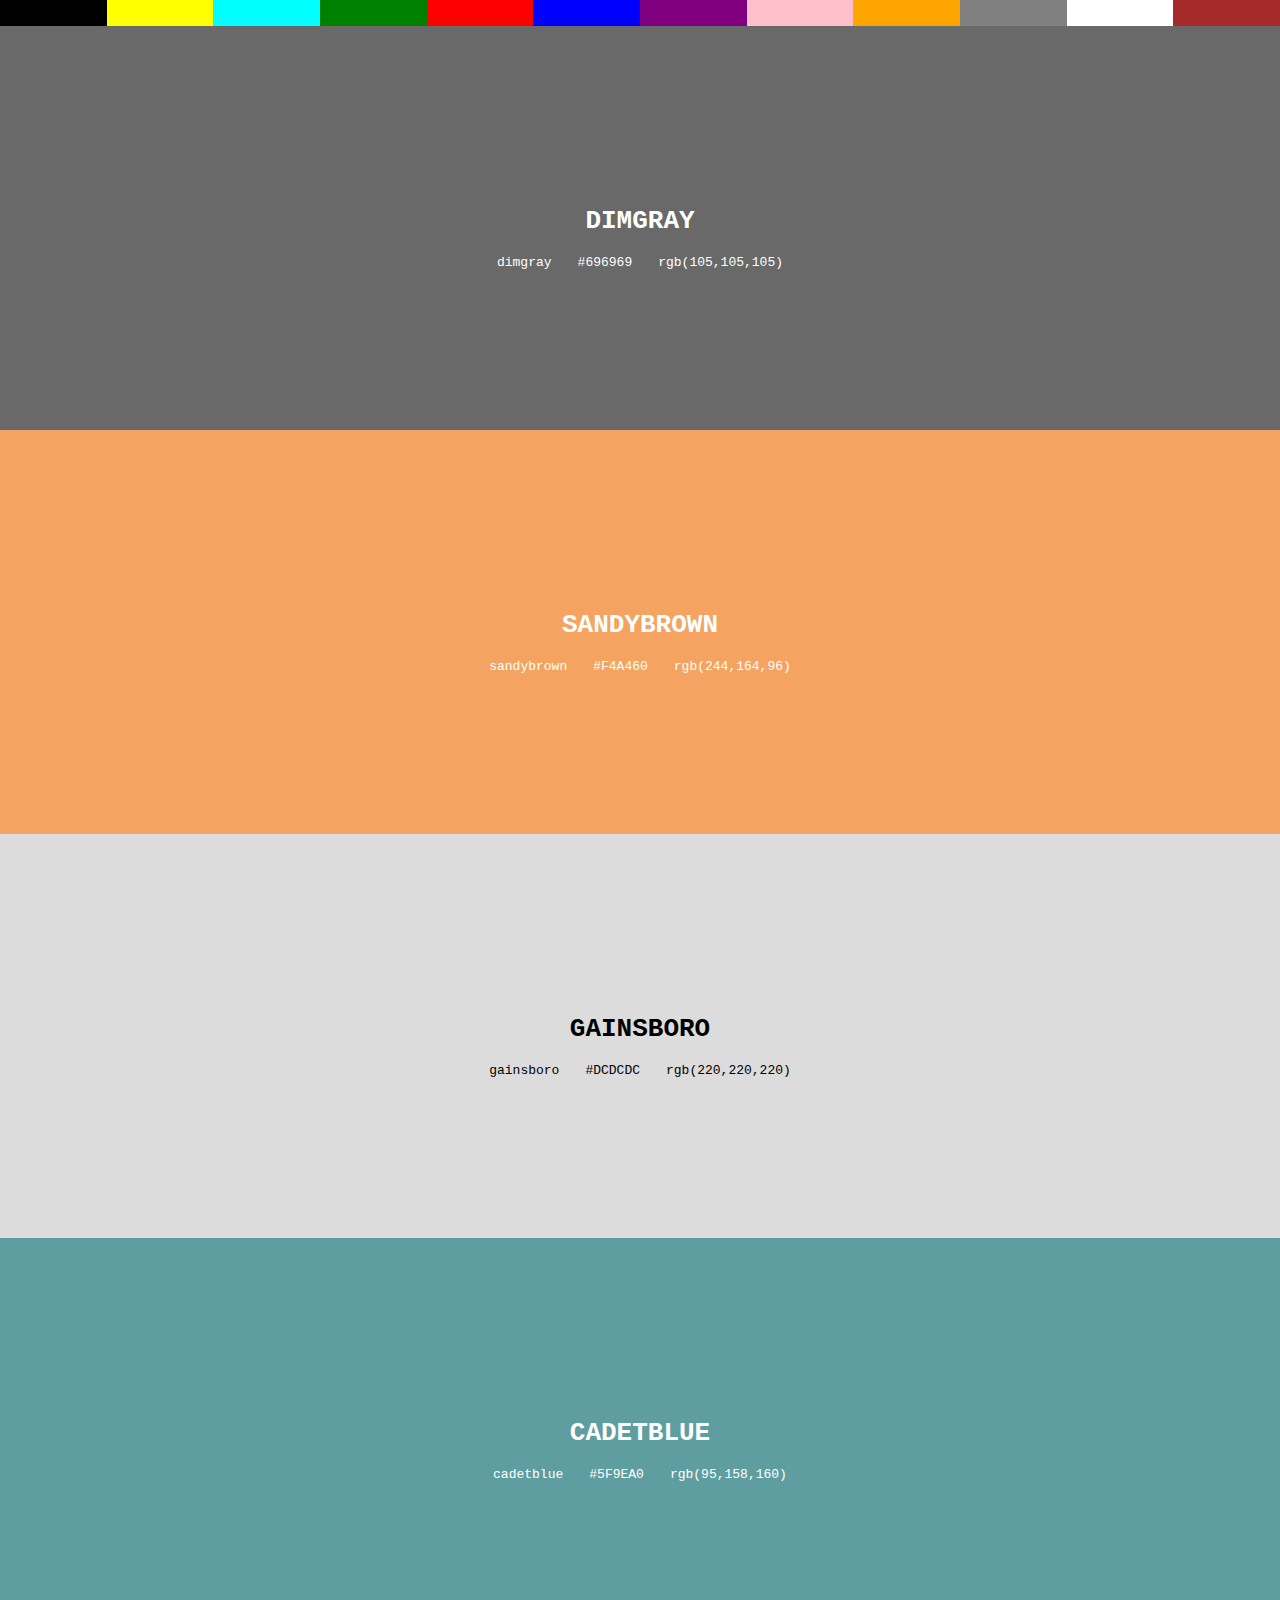
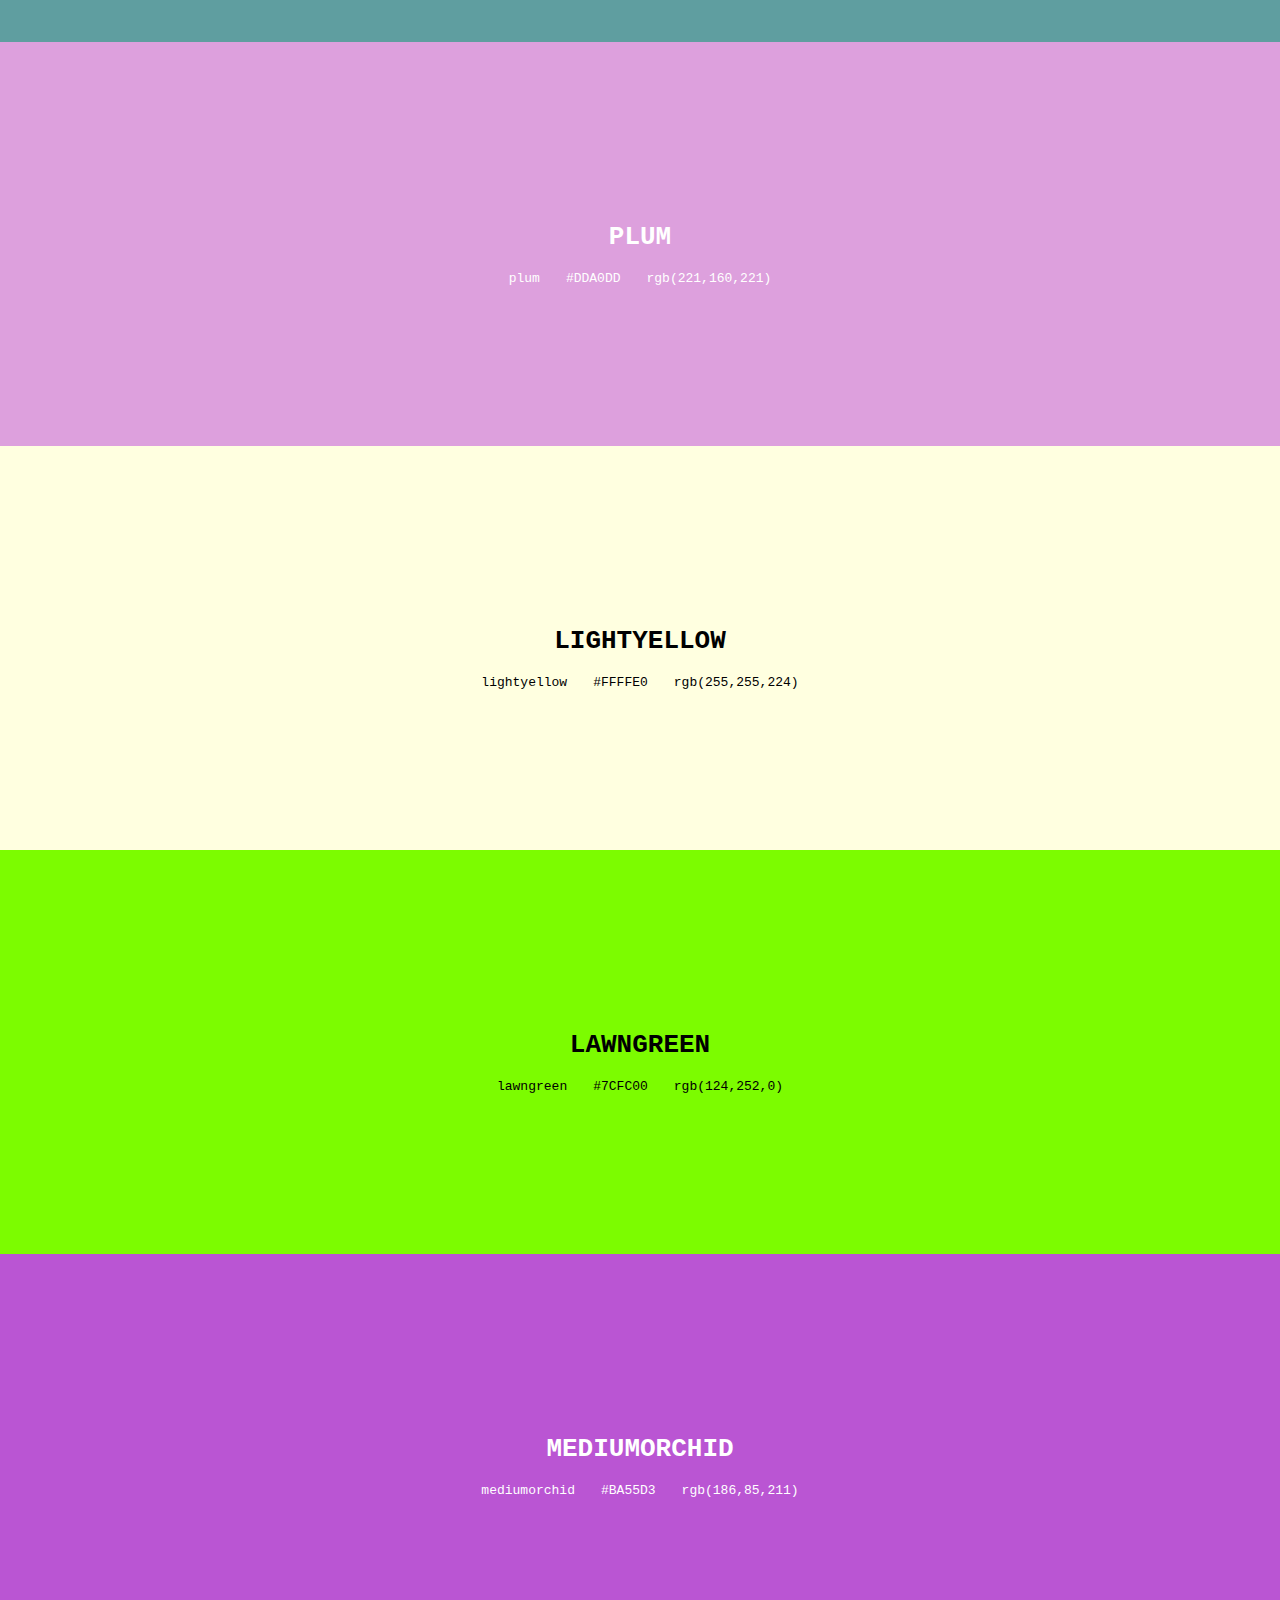
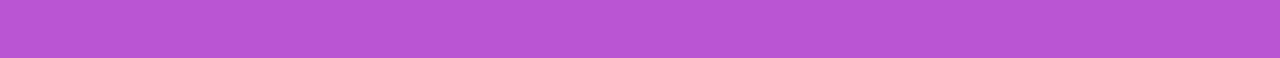
<file: index.html>
<html lang="en">
<head>
    <meta charset="UTF-8">
    <meta http-equiv="X-UA-Compatible" content="IE=edge">
    <meta name="viewport" content="width=device-width, initial-scale=1.0">
    <title>CSS Colours</title>
    <link rel="stylesheet" href="color style.css">
</head>

<body>
    <nav class="ada">
        <ul>
            <li><a href="index.html" title="black"></a></li>
            <li><a href="yellow.html"></a></li>
            <li><a href="cyan.html"></a></li>
            <li><a href="green.html"></a></li>
            <li><a href="red.html"></a></li>
            <li><a href="blue.html"></a></li>
            <li><a href="purple.html"></a></li>
            <li><a href="pink.html"></a></li>
            <li><a href="orange.html"></a></li>
            <li><a href="gray.html"></a></li>
            <li><a href="white.html"></a></li>
            <li><a href="brown.html"></a></li>
        </ul>
    </nav>
    <main>
<ul>
    <li class="mum  white">
        <h1>DIMGRAY</h1>
        <ul>
            <li>dimgray</li>
            <li>#696969</li>
            <li>rgb(105,105,105)</li>
        </ul>
    </li>
    <li class="mum white">
        <h1>SANDYBROWN</h1>
        <ul>
            <li>sandybrown</li>
            <li>#F4A460</li>
            <li>rgb(244,164,96)</li>
        </ul>
    </li>
    <li class="mum black">
        <h1>GAINSBORO</h1>
        <ul>
            <li>gainsboro</li>
            <li>#DCDCDC</li>
            <li>rgb(220,220,220)</li>
        </ul>
    </li>
    <li class="mum white">
        <h1>CADETBLUE</h1>
        <ul>
            <li>cadetblue</li>
            <li>#5F9EA0</li>
            <li>rgb(95,158,160)</li>
        </ul>
    </li>
    <li class="mum white">
        <h1>PLUM</h1>
        <ul>
            <li>plum</li>
            <li>#DDA0DD</li>
            <li>rgb(221,160,221)</li>
        </ul>
    </li>
    <li class="mum black">
        <h1>LIGHTYELLOW</h1>
        <ul>
            <li>lightyellow</li>
            <li>#FFFFE0</li>
            <li>rgb(255,255,224)</li>
        </ul>
    </li>
    <li class="mum black">
        <h1>LAWNGREEN</h1>
        <ul>
            <li>lawngreen</li>
            <li>#7CFC00</li>
            <li>rgb(124,252,0)</li>
        </ul>
    </li>
    <li class="mum white">
        <h1>MEDIUMORCHID</h1>
        <ul>
            <li>mediumorchid</li>
            <li>#BA55D3</li>
            <li>rgb(186,85,211)</li>
        </ul>
    </li>
</ul>
    </main>
</body>
</html>
</file>
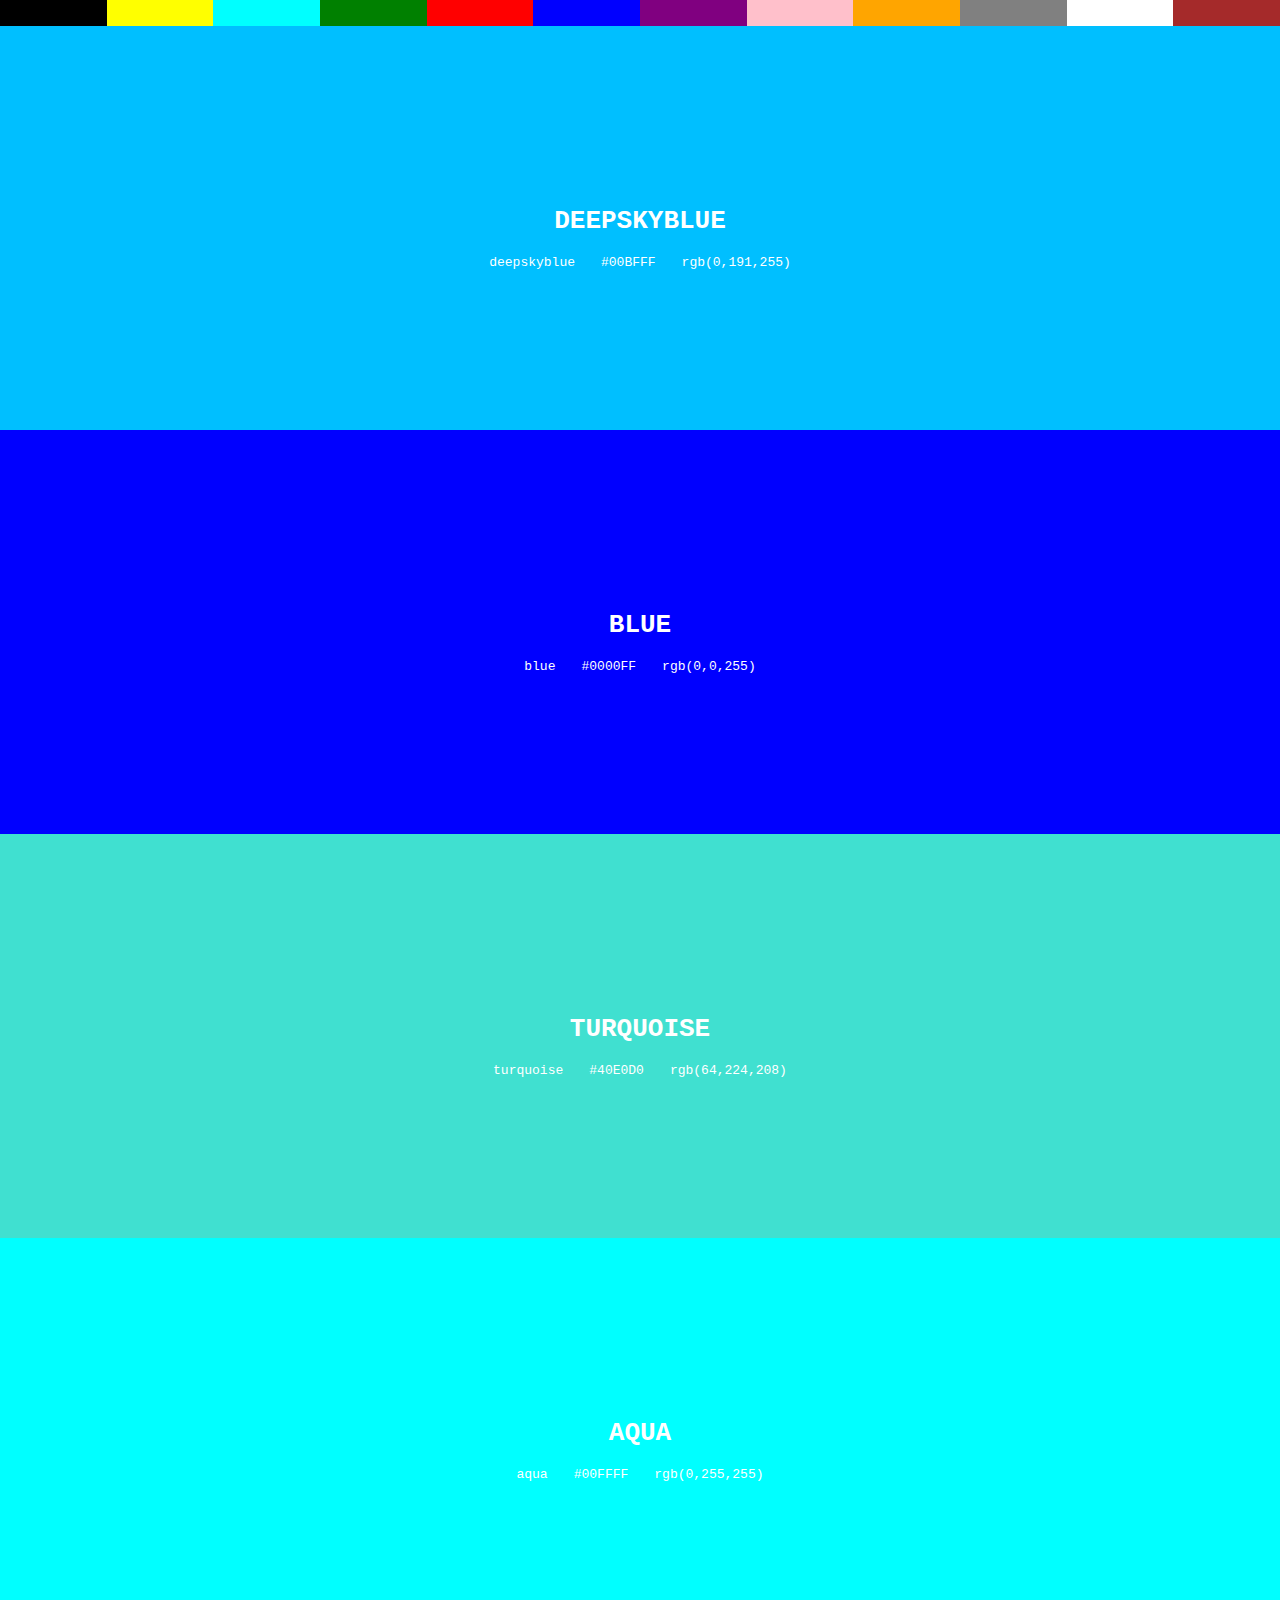
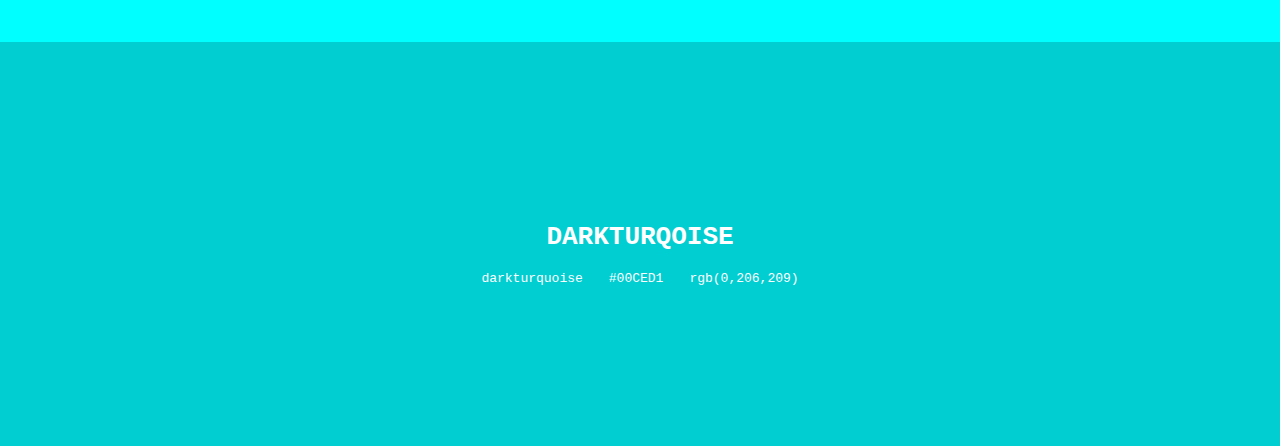
<file: blue.html>
<html lang="en">
<head>
    <meta charset="UTF-8">
    <meta http-equiv="X-UA-Compatible" content="IE=edge">
    <meta name="viewport" content="width=device-width, initial-scale=1.0">
    <title>CSS Colours</title>
    <link rel="stylesheet" href="color style.css">
</head>

<body>
    <nav class="ada">
        <ul>
            <li><a href="index.html" title="black"></a></li>
            <li><a href="yellow.html"></a></li>
            <li><a href="cyan.html"></a></li>
            <li><a href="green.html"></a></li>
            <li><a href="red.html"></a></li>
            <li><a href="blue.html"></a></li>
            <li><a href="purple.html"></a></li>
            <li><a href="pink.html"></a></li>
            <li><a href="orange.html"></a></li>
            <li><a href="gray.html"></a></li>
            <li><a href="white.html"></a></li>
            <li><a href="brown.html"></a></li>
        </ul>
    </nav>
    <main>
<ul>
    <li class="mum5  white">
        <h1>DEEPSKYBLUE</h1>
        <ul>
            <li>deepskyblue</li>
            <li>#00BFFF</li>
            <li>rgb(0,191,255)</li>
        </ul>
    </li>
    <li class="mum5  white">
        <h1>BLUE</h1>
        <ul>
            <li>blue</li>
            <li>#0000FF</li>
            <li>rgb(0,0,255)</li>
        </ul>
    </li>
    <li class="mum5  white">
        <h1>TURQUOISE</h1>
        <ul>
            <li>turquoise</li>
            <li>#40E0D0</li>
            <li>rgb(64,224,208)</li>
        </ul>
    </li>
    <li class="mum5  white">
        <h1>AQUA</h1>
        <ul>
            <li>aqua</li>
            <li>#00FFFF</li>
            <li>rgb(0,255,255)</li>
        </ul>
    </li>
    <li class="mum5  white">
        <h1>DARKTURQOISE</h1>
        <ul>
            <li>darkturquoise</li>
            <li>#00CED1</li>
            <li>rgb(0,206,209)</li>
        </ul>
    </li>
    </ul>
</file>
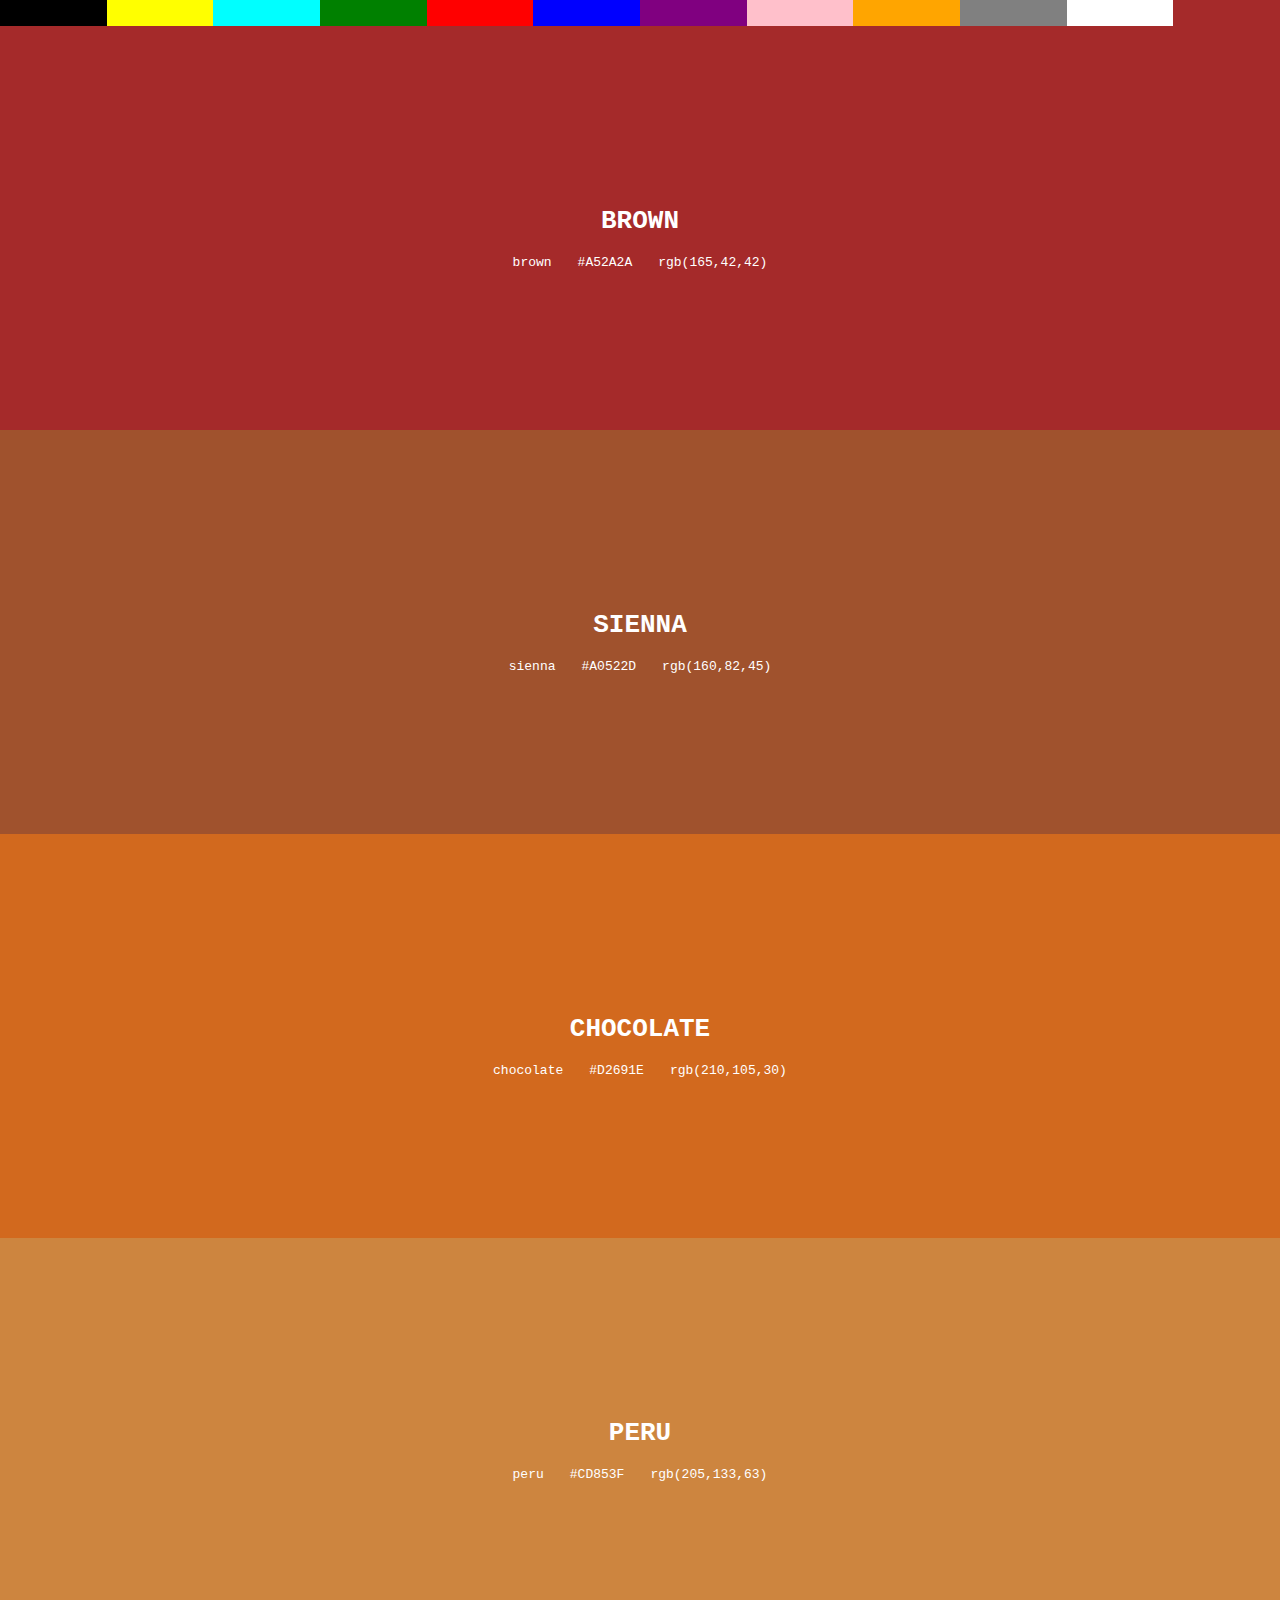
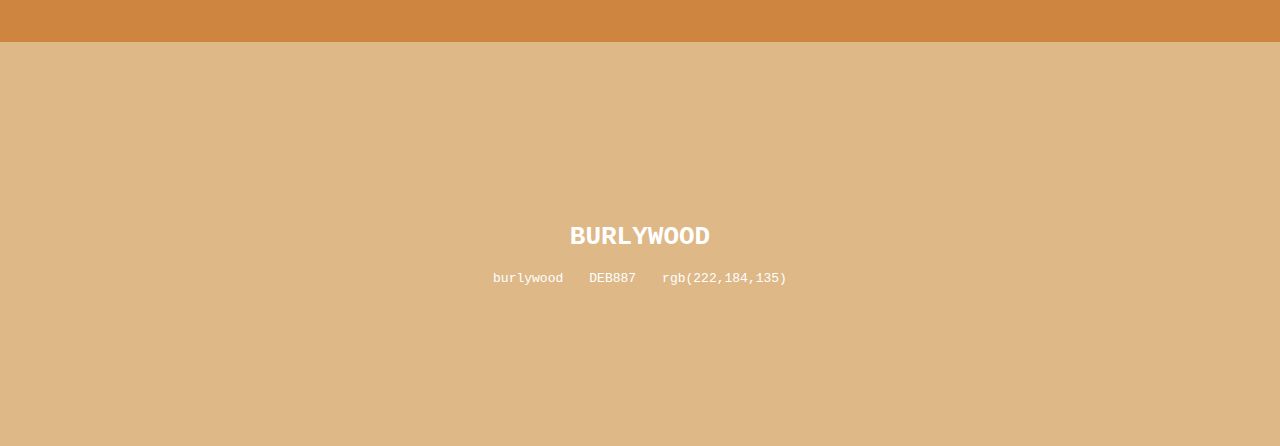
<file: brown.html>
<html lang="en">
<head>
    <meta charset="UTF-8">
    <meta http-equiv="X-UA-Compatible" content="IE=edge">
    <meta name="viewport" content="width=device-width, initial-scale=1.0">
    <title>CSS Colours</title>
    <link rel="stylesheet" href="color style.css">
</head>

<body>
    <nav class="ada">
        <ul>
            <li><a href="index.html" title="black"></a></li>
            <li><a href="yellow.html"></a></li>
            <li><a href="cyan.html"></a></li>
            <li><a href="green.html"></a></li>
            <li><a href="red.html"></a></li>
            <li><a href="blue.html"></a></li>
            <li><a href="purple.html"></a></li>
            <li><a href="pink.html"></a></li>
            <li><a href="orange.html"></a></li>
            <li><a href="gray.html"></a></li>
            <li><a href="white.html"></a></li>
            <li><a href="brown.html"></a></li>
        </ul>
    </nav>
    <main>
<ul>
    <li class="mum11  white">
        <h1>BROWN</h1>
        <ul>
            <li>brown</li>
            <li>#A52A2A</li>
            <li>rgb(165,42,42)</li>
        </ul>
    </li>
    <li class="mum11  white">
        <h1>SIENNA</h1>
        <ul>
            <li>sienna</li>
            <li>#A0522D</li>
            <li>rgb(160,82,45)</li>
        </ul>
    </li>
    <li class="mum11  white">
        <h1>CHOCOLATE</h1>
        <ul>
            <li>chocolate</li>
            <li>#D2691E</li>
            <li>rgb(210,105,30)</li>
        </ul>
    </li>
    <li class="mum11  white">
        <h1>PERU</h1>
        <ul>
            <li>peru</li>
            <li>#CD853F</li>
            <li>rgb(205,133,63)</li>
        </ul>
    </li>
    <li class="mum11  white">
        <h1>BURLYWOOD</h1>
        <ul>
            <li>burlywood</li>
            <li>DEB887</li>
            <li>rgb(222,184,135)</li>
        </ul>
    </li>
    </ul>
</file>
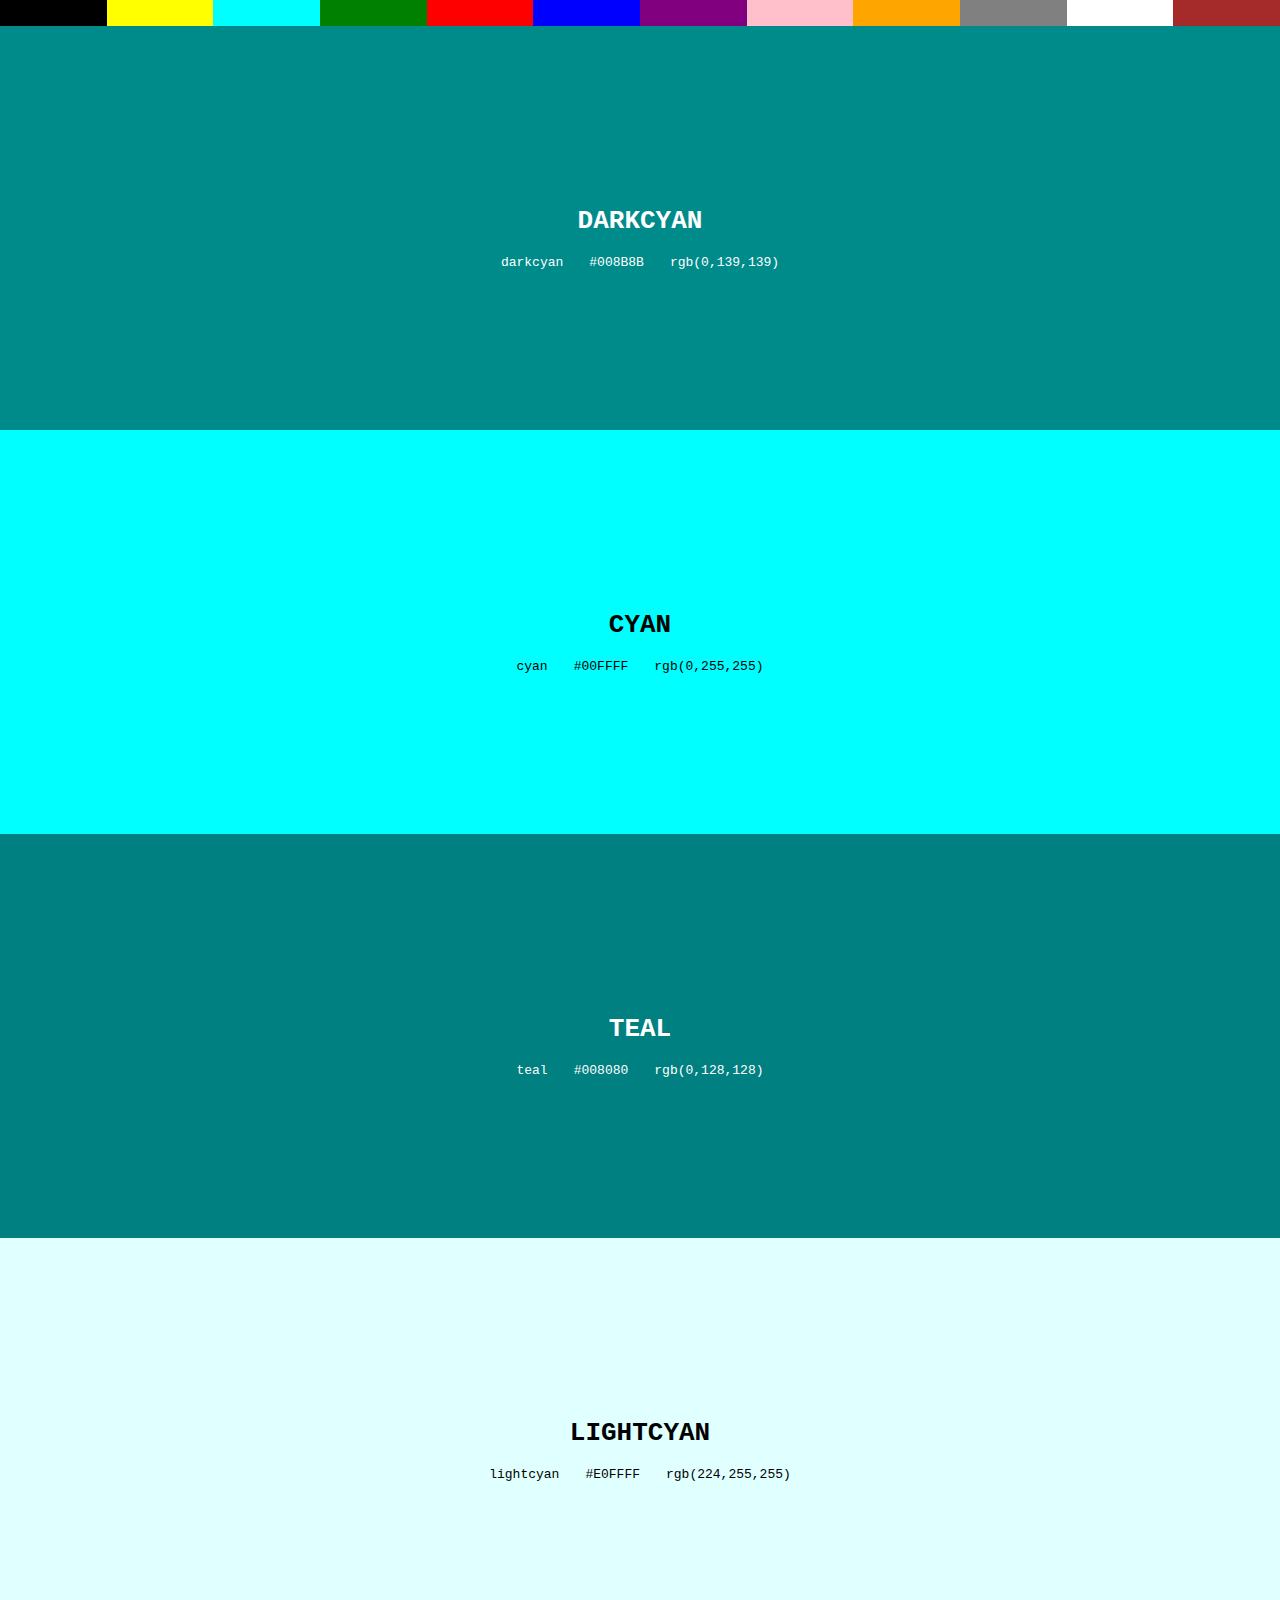
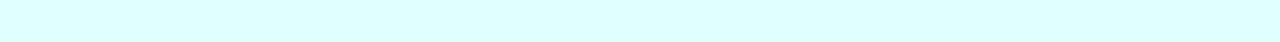
<file: cyan.html>
<html lang="en">
<head>
    <meta charset="UTF-8">
    <meta http-equiv="X-UA-Compatible" content="IE=edge">
    <meta name="viewport" content="width=device-width, initial-scale=1.0">
    <title>CSS Colours</title>
    <link rel="stylesheet" href="color style.css">
</head>

<body>
    <nav class="ada">
        <ul>
            <li><a href="index.html" title="black"></a></li>
            <li><a href="yellow.html"></a></li>
            <li><a href="cyan.html"></a></li>
            <li><a href="green.html"></a></li>
            <li><a href="red.html"></a></li>
            <li><a href="blue.html"></a></li>
            <li><a href="purple.html"></a></li>
            <li><a href="pink.html"></a></li>
            <li><a href="orange.html"></a></li>
            <li><a href="gray.html"></a></li>
            <li><a href="white.html"></a></li>
            <li><a href="brown.html"></a></li>
        </ul>
    </nav>
    <main>
<ul>
    <li class="mum2  white">
        <h1>DARKCYAN</h1>
        <ul>
            <li>darkcyan</li>
            <li>#008B8B</li>
            <li>rgb(0,139,139)</li>
        </ul>
    </li>
    <li class="mum2  black">
        <h1>CYAN</h1>
        <ul>
            <li>cyan</li>
            <li>#00FFFF</li>
            <li>rgb(0,255,255)</li>
        </ul>
    </li>
    <li class="mum2  white">
        <h1>TEAL</h1>
        <ul>
            <li>teal</li>
            <li>#008080</li>
            <li>rgb(0,128,128)</li>
        </ul>
    </li>
    <li class="mum2  black">
        <h1>LIGHTCYAN</h1>
        <ul>
            <li>lightcyan</li>
            <li>#E0FFFF</li>
            <li>rgb(224,255,255)</li>
        </ul>
    </li>
    </ul>
</file>
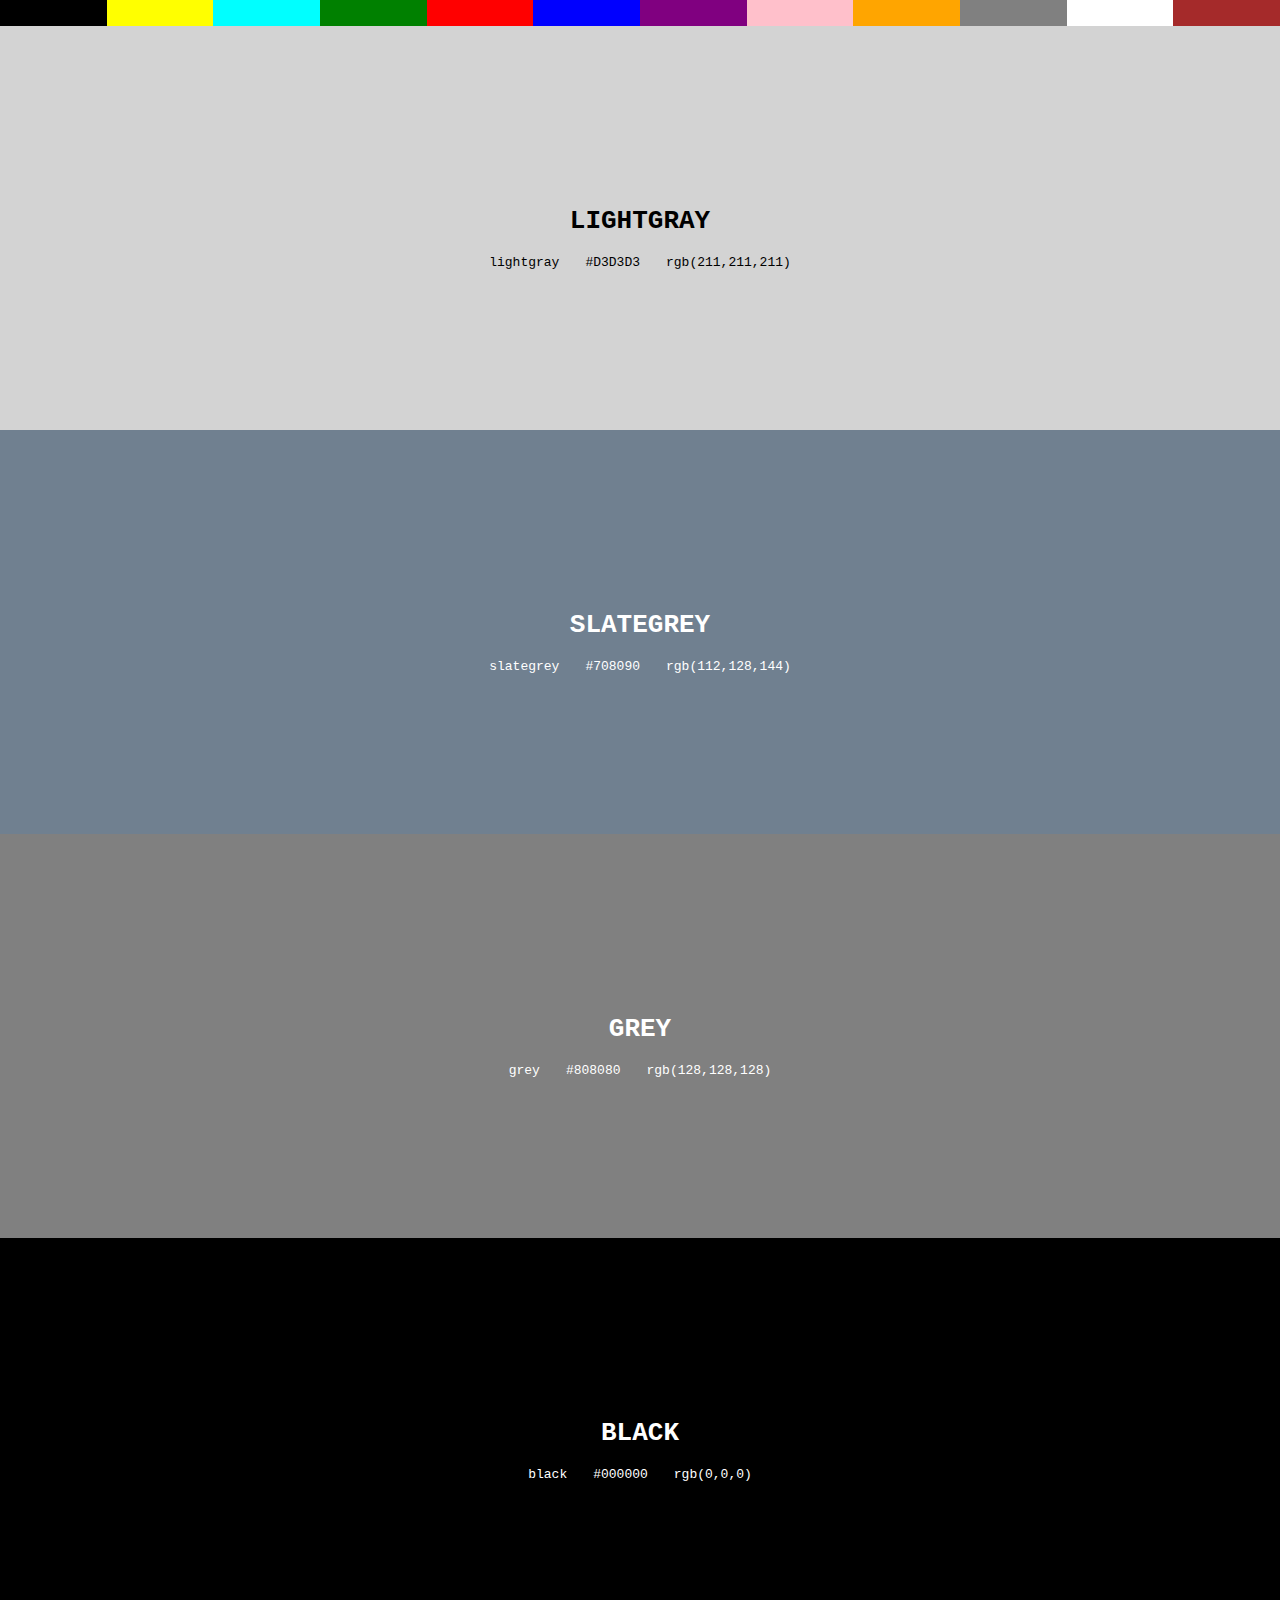
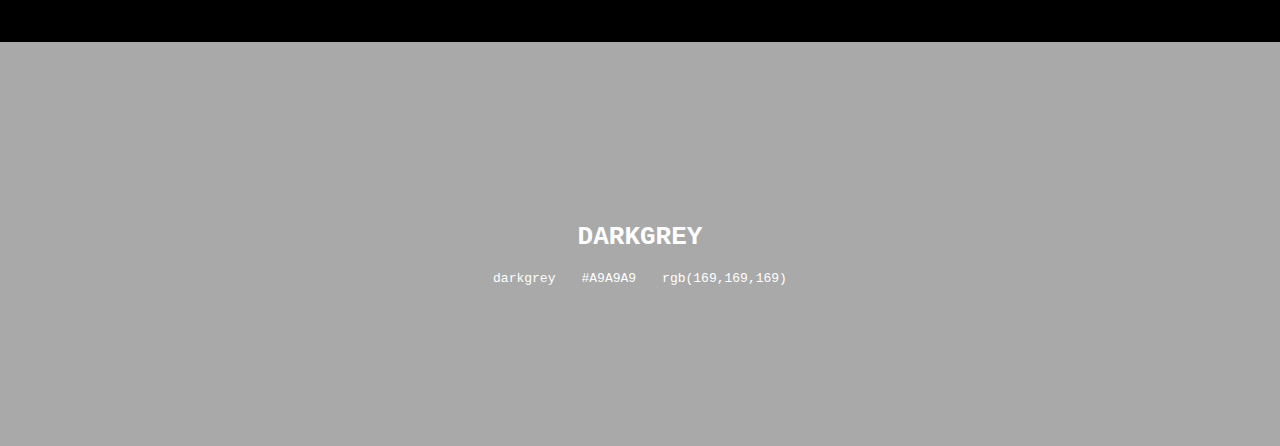
<file: gray.html>
<html lang="en">
<head>
    <meta charset="UTF-8">
    <meta http-equiv="X-UA-Compatible" content="IE=edge">
    <meta name="viewport" content="width=device-width, initial-scale=1.0">
    <title>CSS Colours</title>
    <link rel="stylesheet" href="color style.css">
</head>

<body>
    <nav class="ada">
        <ul>
            <li><a href="index.html" title="black"></a></li>
            <li><a href="yellow.html"></a></li>
            <li><a href="cyan.html"></a></li>
            <li><a href="green.html"></a></li>
            <li><a href="red.html"></a></li>
            <li><a href="blue.html"></a></li>
            <li><a href="purple.html"></a></li>
            <li><a href="pink.html"></a></li>
            <li><a href="orange.html"></a></li>
            <li><a href="gray.html"></a></li>
            <li><a href="white.html"></a></li>
            <li><a href="brown.html"></a></li>
        </ul>
    </nav>
    <main>
<ul>
    <li class="mum10  black">
        <h1>LIGHTGRAY</h1>
        <ul>
            <li>lightgray</li>
            <li>#D3D3D3</li>
            <li>rgb(211,211,211)</li>
        </ul>
    </li>
    <li class="mum10  white">
        <h1>SLATEGREY</h1>
        <ul>
            <li>slategrey</li>
            <li>#708090</li>
            <li>rgb(112,128,144)</li>
        </ul>
    </li>
    <li class="mum10  white">
        <h1>GREY</h1>
        <ul>
            <li>grey</li>
            <li>#808080</li>
            <li>rgb(128,128,128)</li>
        </ul>
    </li>
    <li class="mum10  white">
        <h1>BLACK</h1>
        <ul>
            <li>black</li>
            <li>#000000</li>
            <li>rgb(0,0,0)</li>
        </ul>
    </li>
    <li class="mum10  white">
        <h1>DARKGREY</h1>
        <ul>
            <li>darkgrey</li>
            <li>#A9A9A9</li>
            <li>rgb(169,169,169)</li>
        </ul>
    </li>
    </ul>
</file>
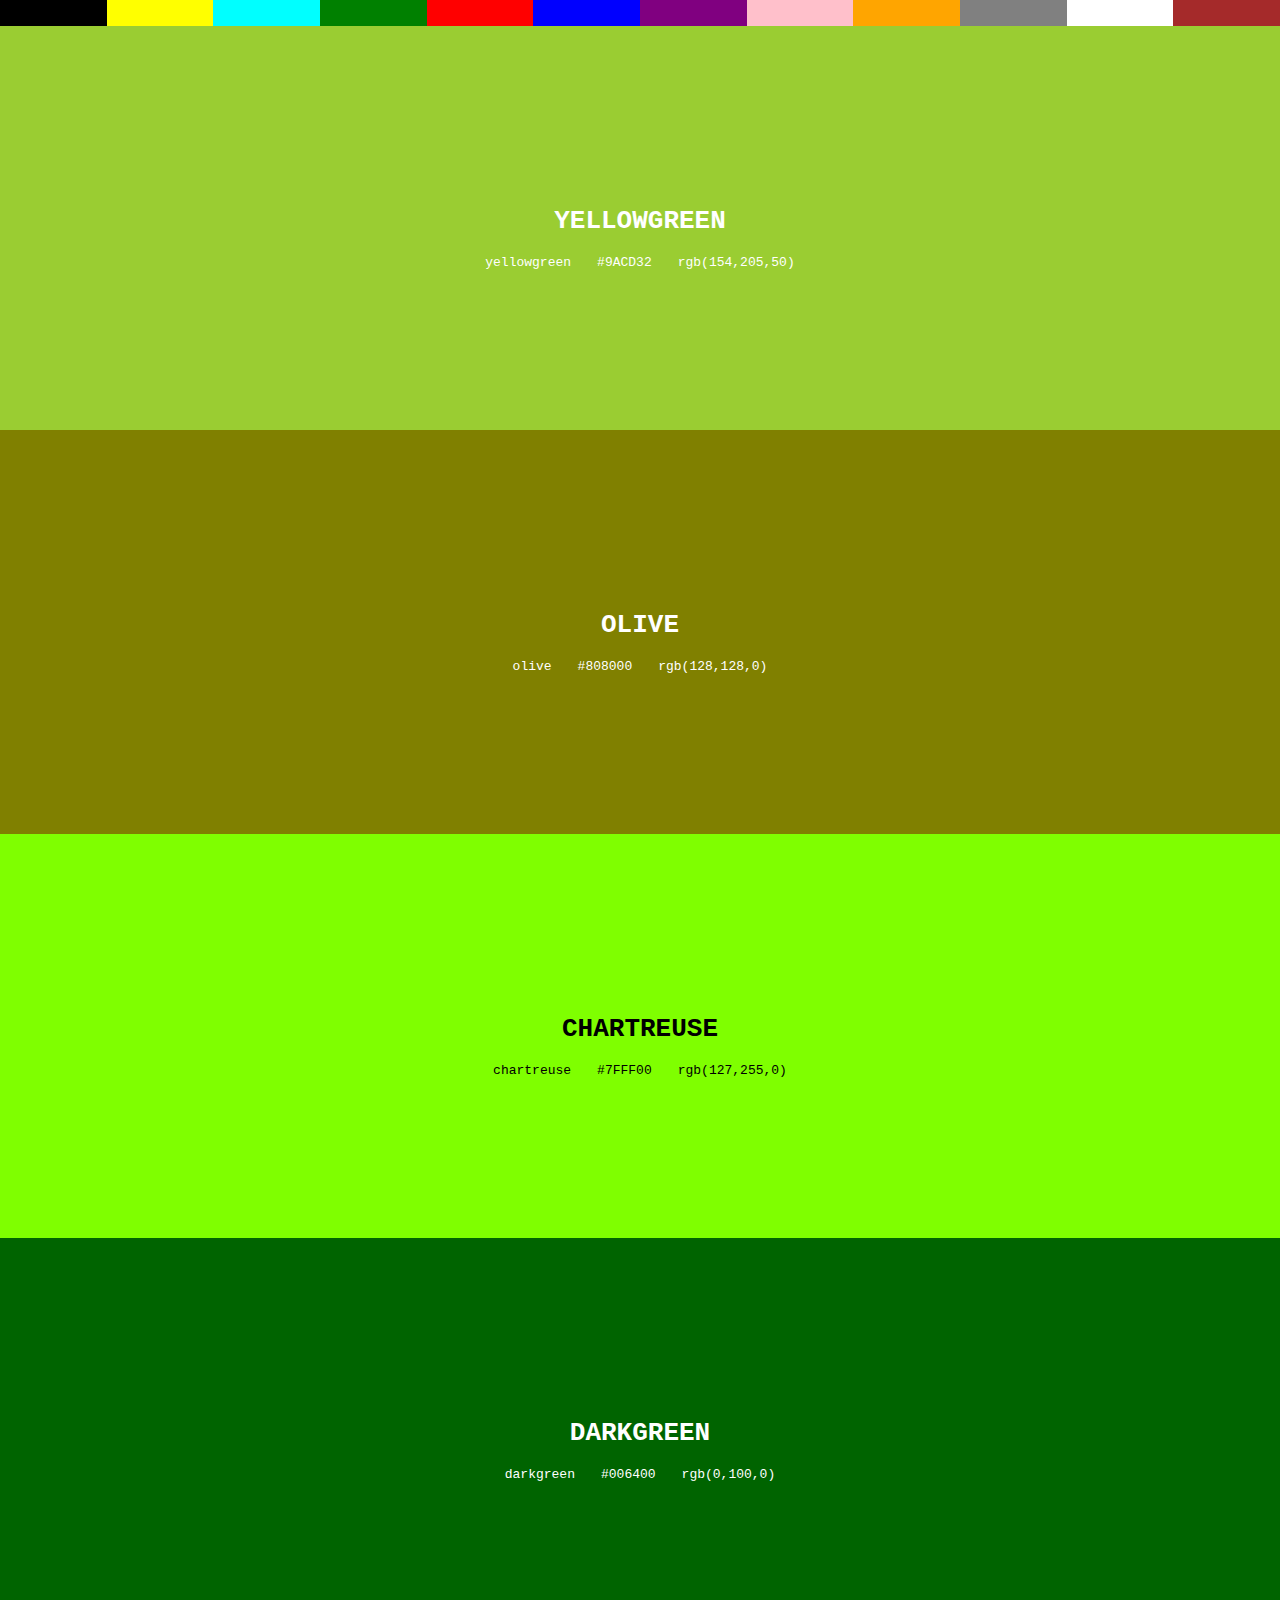
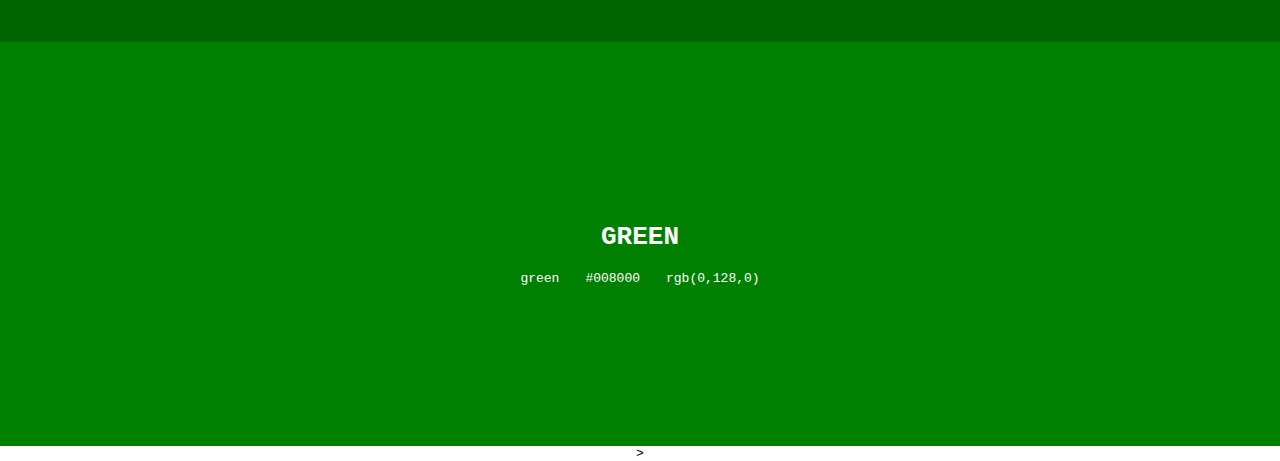
<file: green.html>
<html lang="en">
<head>
    <meta charset="UTF-8">
    <meta http-equiv="X-UA-Compatible" content="IE=edge">
    <meta name="viewport" content="width=device-width, initial-scale=1.0">
    <title>CSS Colours</title>
    <link rel="stylesheet" href="color style.css">
</head>

<body>
    <nav class="ada">
        <ul>
            <li><a href="index.html" title="black"></a></li>
            <li><a href="yellow.html"></a></li>
            <li><a href="cyan.html"></a></li>
            <li><a href="green.html"></a></li>
            <li><a href="red.html"></a></li>
            <li><a href="blue.html"></a></li>
            <li><a href="purple.html"></a></li>
            <li><a href="pink.html"></a></li>
            <li><a href="orange.html"></a></li>
            <li><a href="gray.html"></a></li>
            <li><a href="white.html"></a></li>
            <li><a href="brown.html"></a></li>
        </ul>
    </nav>
<main>
        <ul>
            <li class="mum3  white">
                <h1>YELLOWGREEN</h1>
                <ul>
                    <li>yellowgreen</li>
                    <li>#9ACD32</li>
                    <li>rgb(154,205,50)</li>
                </ul>
            </li>
            <li class="mum3  white">
                <h1>OLIVE</h1>
                <ul>
                    <li>olive</li>
                    <li>#808000</li>
                    <li>rgb(128,128,0)</li>
                </ul>
            </li>
            <li class="mum3  black">
                <h1>CHARTREUSE</h1>
                <ul>
                    <li>chartreuse</li>
                    <li>#7FFF00</li>
                    <li>rgb(127,255,0)</li>
                </ul>
            </li>
            <li class="mum3  white">
                <h1>DARKGREEN</h1>
                <ul>
                    <li>darkgreen</li>
                    <li>#006400</li>
                    <li>rgb(0,100,0)</li>
                </ul>
            </li>
            <li class="mum3  white">
                <h1>GREEN</h1>
                <ul>
                    <li>green</li>
                    <li>#008000</li>
                    <li>rgb(0,128,0)</li>
                </ul>
            </li>        >
            </ul>
</file>
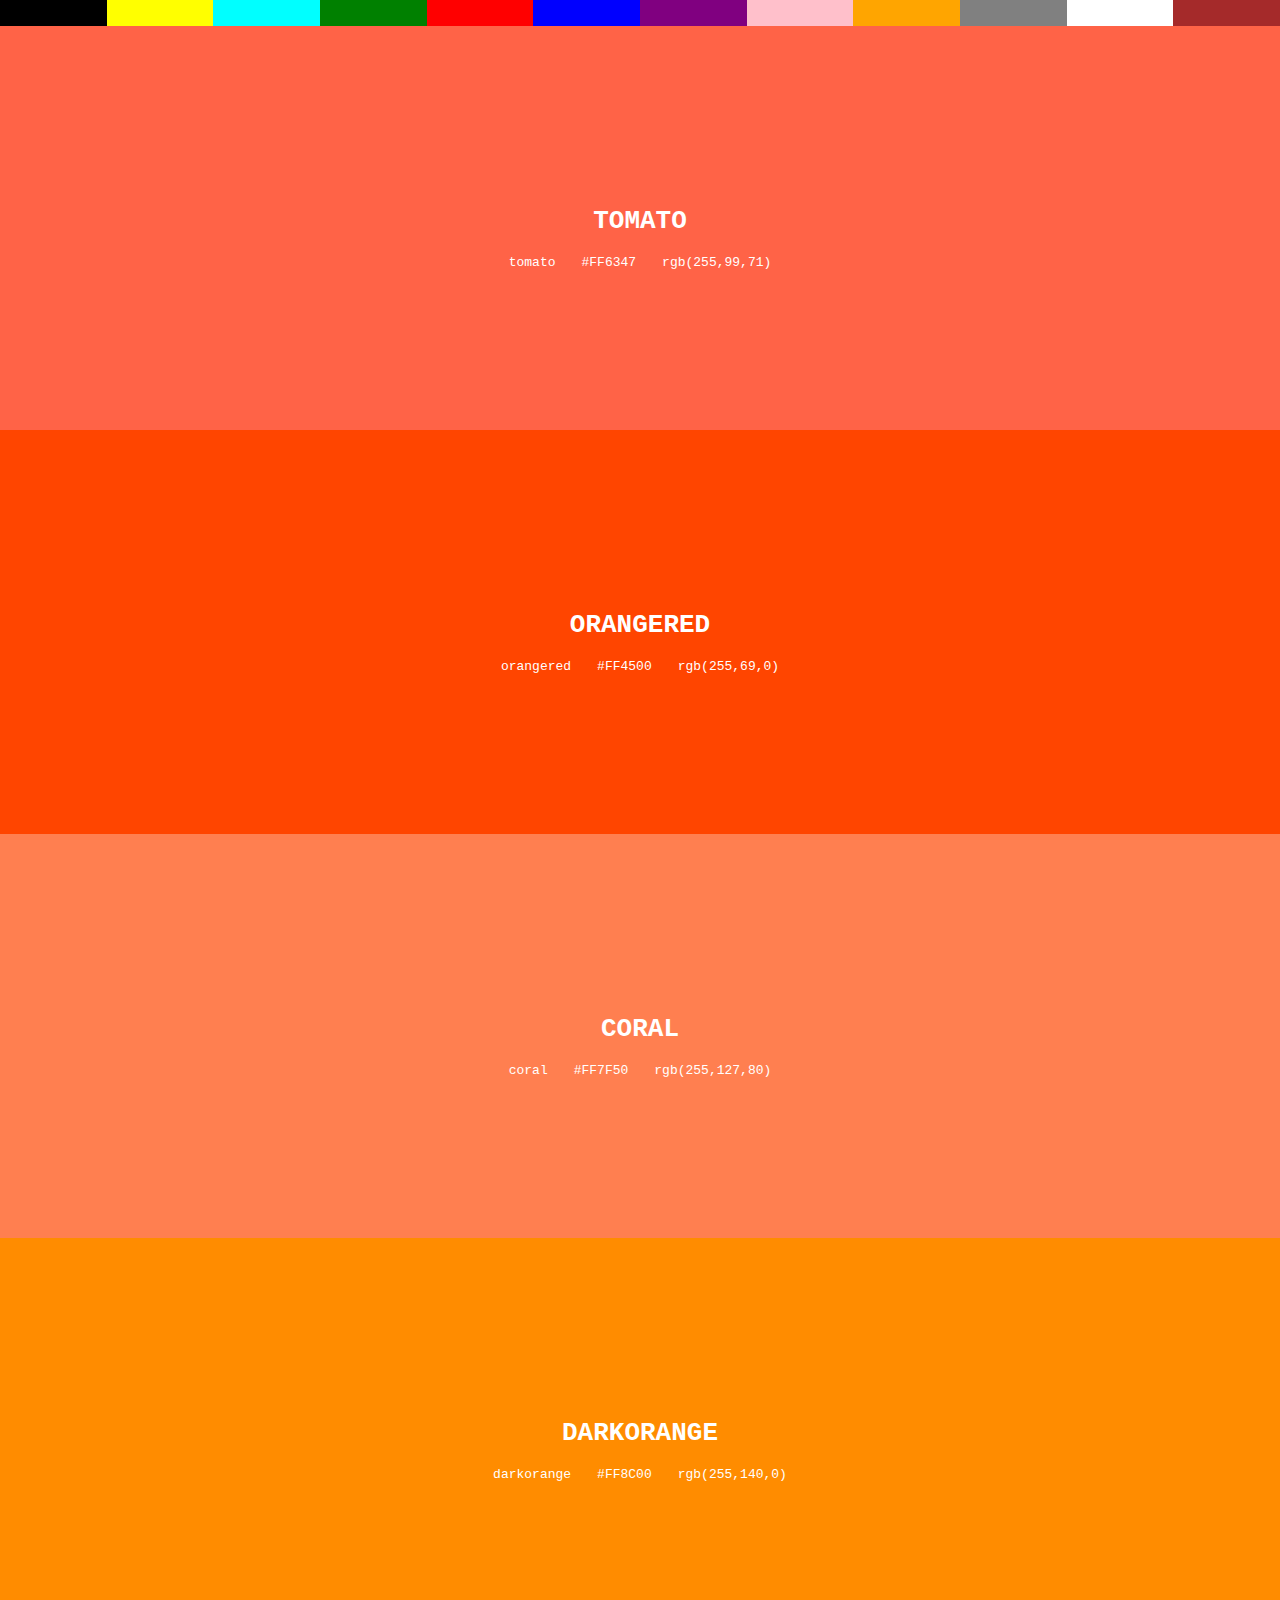
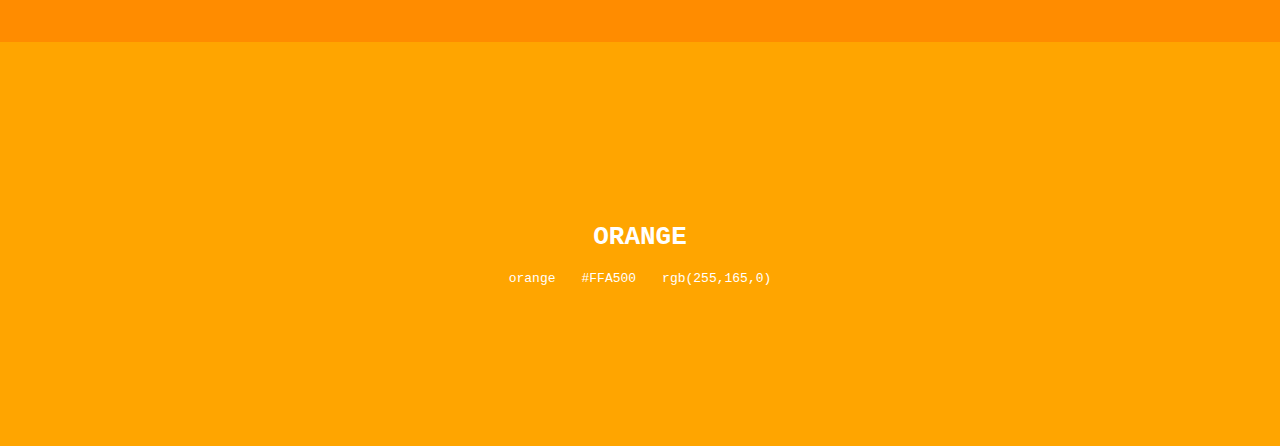
<file: orange.html>
<html lang="en">
<head>
    <meta charset="UTF-8">
    <meta http-equiv="X-UA-Compatible" content="IE=edge">
    <meta name="viewport" content="width=device-width, initial-scale=1.0">
    <title>CSS Colours</title>
    <link rel="stylesheet" href="color style.css">
</head>

<body>
    <nav class="ada">
        <ul>
            <li><a href="index.html" title="black"></a></li>
            <li><a href="yellow.html"></a></li>
            <li><a href="cyan.html"></a></li>
            <li><a href="green.html"></a></li>
            <li><a href="red.html"></a></li>
            <li><a href="blue.html"></a></li>
            <li><a href="purple.html"></a></li>
            <li><a href="pink.html"></a></li>
            <li><a href="orange.html"></a></li>
            <li><a href="gray.html"></a></li>
            <li><a href="white.html"></a></li>
            <li><a href="brown.html"></a></li>
        </ul>
    </nav>
    <main>
<ul>
    <li class="mum8  white">
        <h1>TOMATO</h1>
        <ul>
            <li>tomato</li>
            <li>#FF6347</li>
            <li>rgb(255,99,71)</li>
        </ul>
    </li>
    <li class="mum8  white">
        <h1>ORANGERED</h1>
        <ul>
            <li>orangered</li>
            <li>#FF4500</li>
            <li>rgb(255,69,0)</li>
        </ul>
    </li>
    <li class="mum8  white">
        <h1>CORAL</h1>
        <ul>
            <li>coral</li>
            <li>#FF7F50</li>
            <li>rgb(255,127,80)</li>
        </ul>
    </li>
    <li class="mum8  white">
        <h1>DARKORANGE</h1>
        <ul>
            <li>darkorange</li>
            <li>#FF8C00</li>
            <li>rgb(255,140,0)</li>
        </ul>
    </li>
    <li class="mum8  white">
        <h1>ORANGE</h1>
        <ul>
            <li>orange</li>
            <li>#FFA500</li>
            <li>rgb(255,165,0)</li>
        </ul>
    </li>
   
    </ul>
</file>
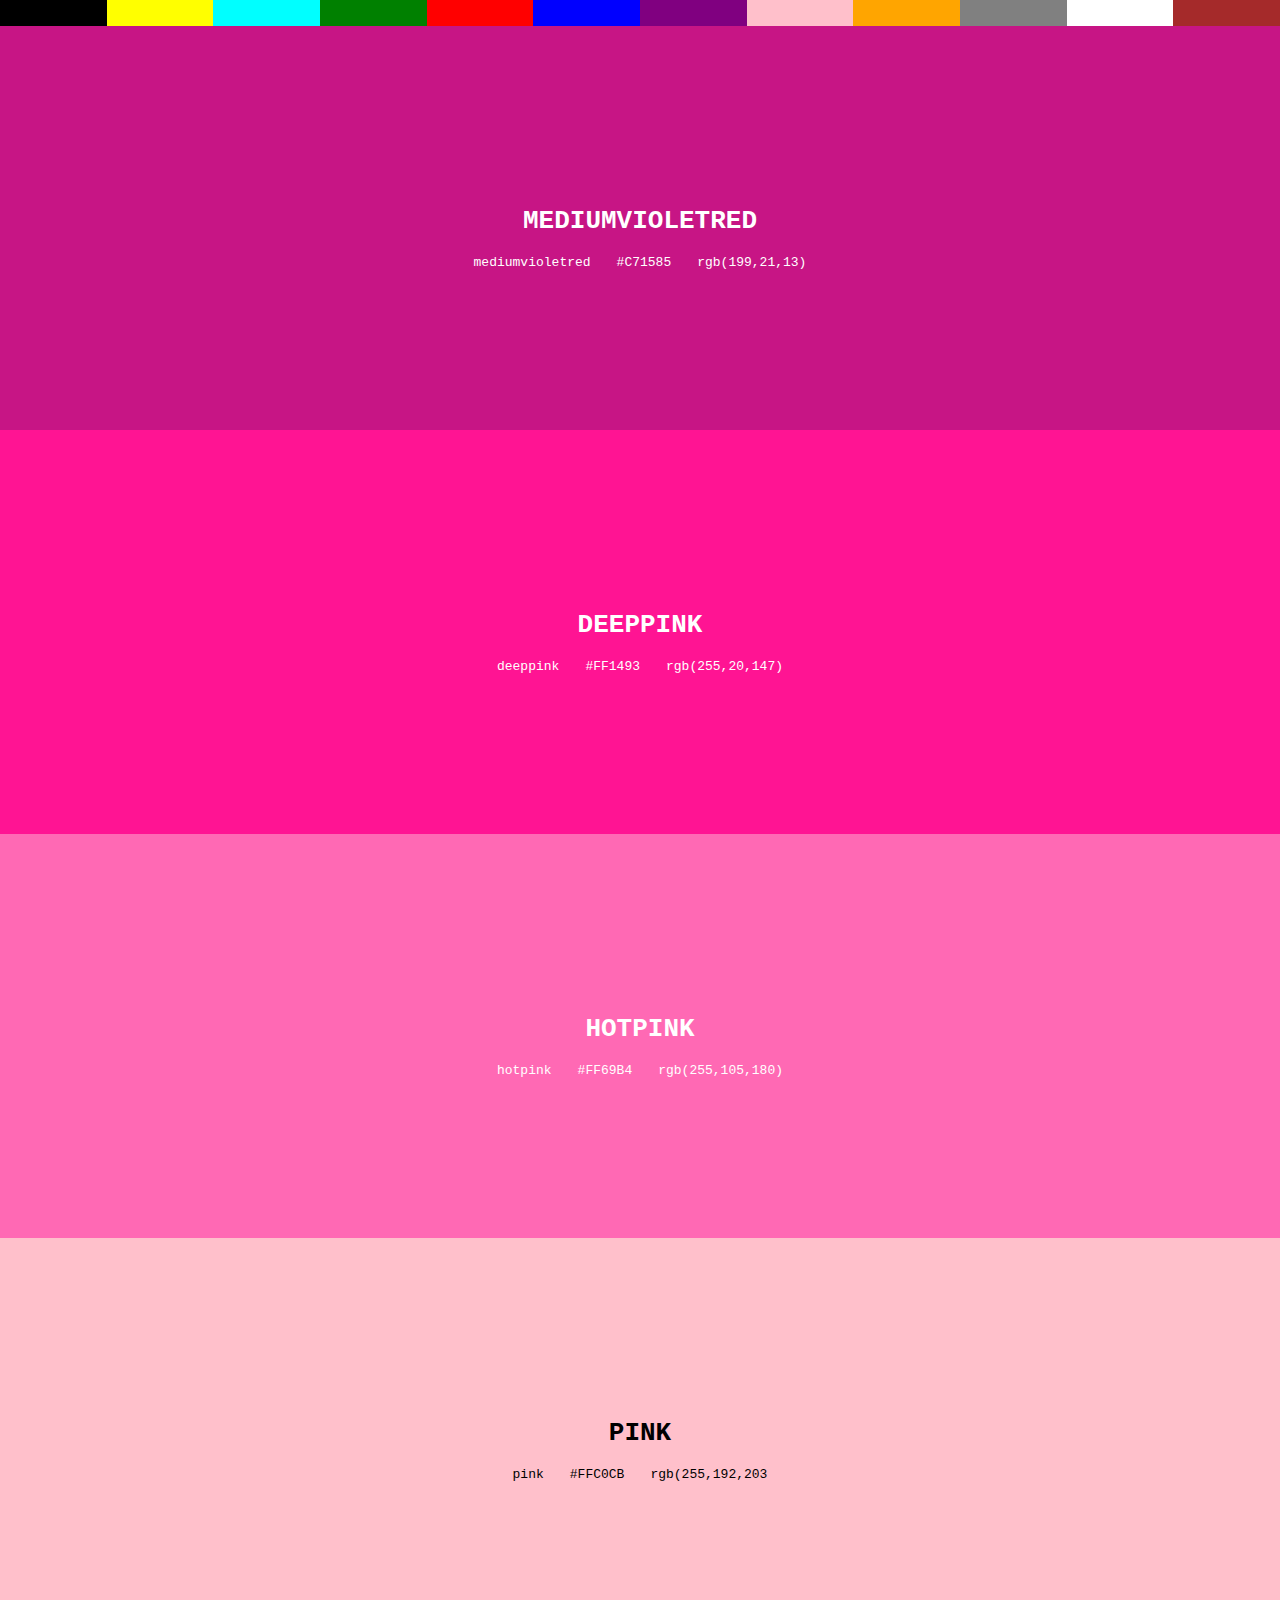
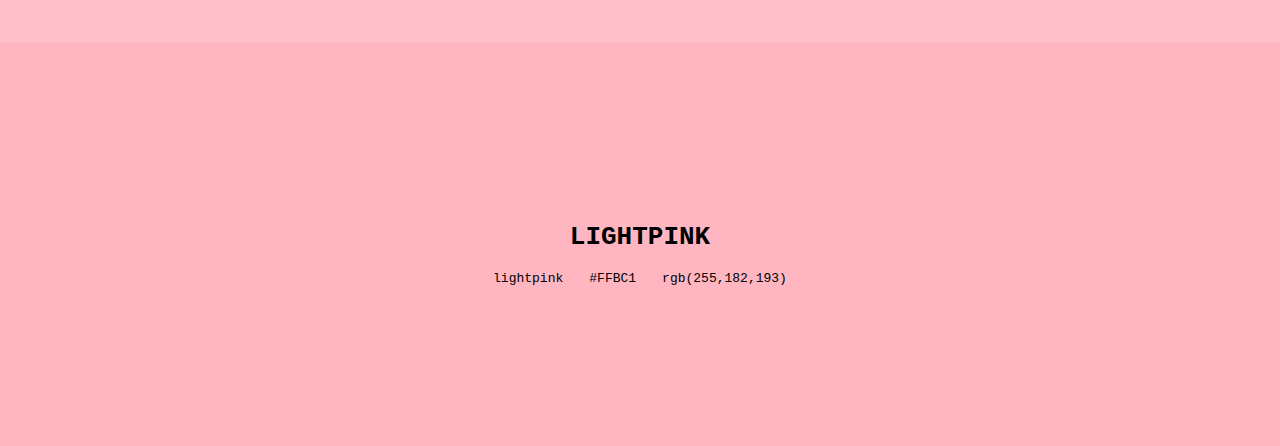
<file: pink.html>
<html lang="en">
<head>
    <meta charset="UTF-8">
    <meta http-equiv="X-UA-Compatible" content="IE=edge">
    <meta name="viewport" content="width=device-width, initial-scale=1.0">
    <title>CSS Colours</title>
    <link rel="stylesheet" href="color style.css">
</head>

<body>
    <nav class="ada">
        <ul>
            <li><a href="index.html" title="black"></a></li>
            <li><a href="yellow.html"></a></li>
            <li><a href="cyan.html"></a></li>
            <li><a href="green.html"></a></li>
            <li><a href="red.html"></a></li>
            <li><a href="blue.html"></a></li>
            <li><a href="purple.html"></a></li>
            <li><a href="pink.html"></a></li>
            <li><a href="orange.html"></a></li>
            <li><a href="gray.html"></a></li>
            <li><a href="white.html"></a></li>
            <li><a href="brown.html"></a></li>
        </ul>
    </nav>
    <main>
<ul>
    <li class="mum7  white">
        <h1>MEDIUMVIOLETRED</h1>
        <ul>
            <li>mediumvioletred</li>
            <li>#C71585</li>
            <li>rgb(199,21,13)</li>
        </ul>
    </li>
    <li class="mum7  white">
        <h1>DEEPPINK</h1>
        <ul>
            <li>deeppink</li>
            <li>#FF1493</li>
            <li>rgb(255,20,147)</li>
        </ul>
    </li>
    <li class="mum7  white">
        <h1>HOTPINK</h1>
        <ul>
            <li>hotpink</li>
            <li>#FF69B4</li>
            <li>rgb(255,105,180)</li>
        </ul>
    </li>
    <li class="mum7  black">
        <h1>PINK</h1>
        <ul>
            <li>pink</li>
            <li>#FFC0CB</li>
            <li>rgb(255,192,203</li>
        </ul>
    </li>
    <li class="mum7  black">
        <h1>LIGHTPINK</h1>
        <ul>
            <li>lightpink</li>
            <li>#FFBC1</li>
            <li>rgb(255,182,193)</li>
        </ul>
    </li>
    </ul>
</file>
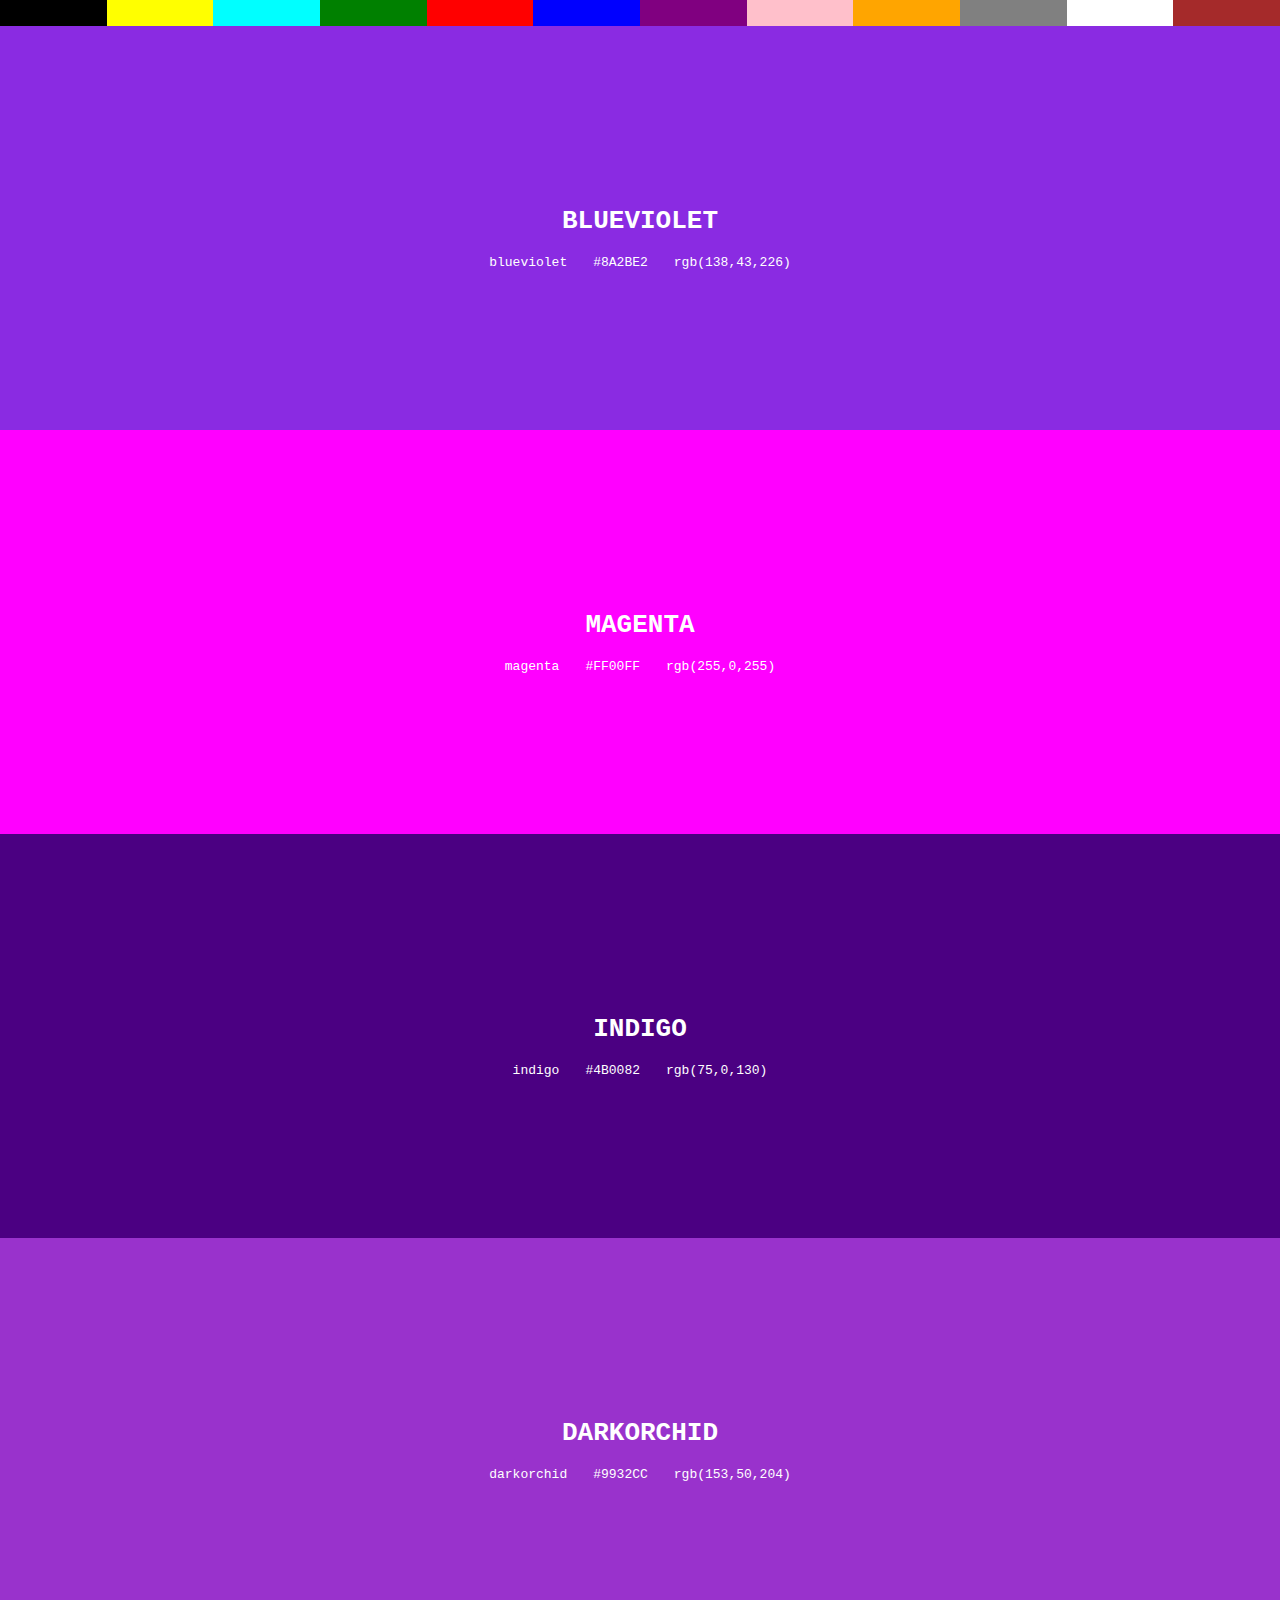
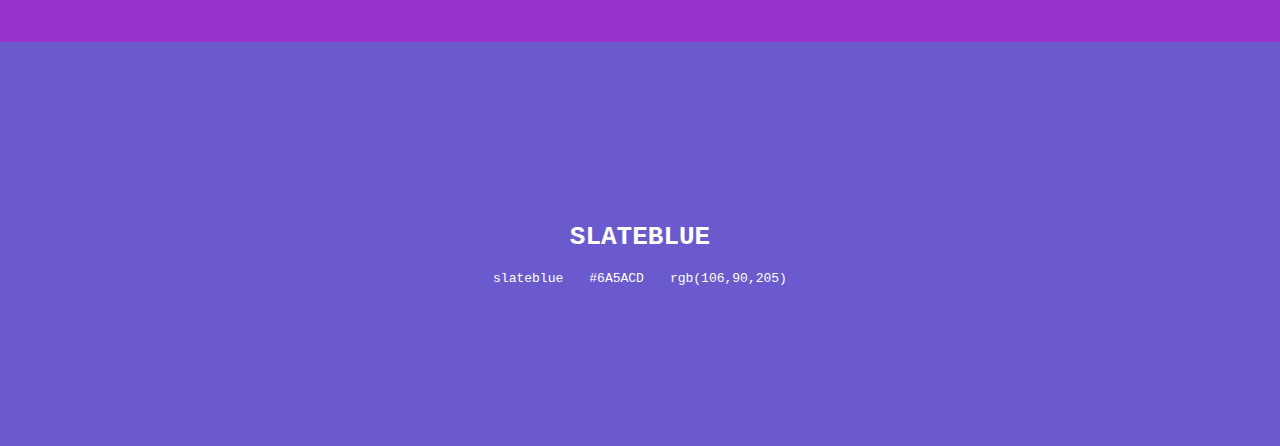
<file: purple.html>
<html lang="en">
<head>
    <meta charset="UTF-8">
    <meta http-equiv="X-UA-Compatible" content="IE=edge">
    <meta name="viewport" content="width=device-width, initial-scale=1.0">
    <title>CSS Colours</title>
    <link rel="stylesheet" href="color style.css">
</head>

<body>
    <nav class="ada">
        <ul>
            <li><a href="index.html" title="black"></a></li>
            <li><a href="yellow.html"></a></li>
            <li><a href="cyan.html"></a></li>
            <li><a href="green.html"></a></li>
            <li><a href="red.html"></a></li>
            <li><a href="blue.html"></a></li>
            <li><a href="purple.html"></a></li>
            <li><a href="pink.html"></a></li>
            <li><a href="orange.html"></a></li>
            <li><a href="gray.html"></a></li>
            <li><a href="white.html"></a></li>
            <li><a href="brown.html"></a></li>
        </ul>
    </nav>
    <main>
<ul>
    <li class="mum6  white">
        <h1>BLUEVIOLET</h1>
        <ul>
            <li>blueviolet</li>
            <li>#8A2BE2</li>
            <li>rgb(138,43,226)</li>
        </ul>
    </li>
    <li class="mum6  white">
        <h1>MAGENTA</h1>
        <ul>
            <li>magenta</li>
            <li>#FF00FF</li>
            <li>rgb(255,0,255)</li>
        </ul>
    </li>
    <li class="mum6  white">
        <h1>INDIGO</h1>
        <ul>
            <li>indigo</li>
            <li>#4B0082</li>
            <li>rgb(75,0,130)</li>
        </ul>
    </li>
    <li class="mum6  white">
        <h1>DARKORCHID</h1>
        <ul>
            <li>darkorchid</li>
            <li>#9932CC</li>
            <li>rgb(153,50,204)</li>
        </ul>
    </li>
    <li class="mum6  white">
        <h1>SLATEBLUE</h1>
        <ul>
            <li>slateblue</li>
            <li>#6A5ACD</li>
            <li>rgb(106,90,205)</li>
        </ul>
    </li>
    </ul>
</file>
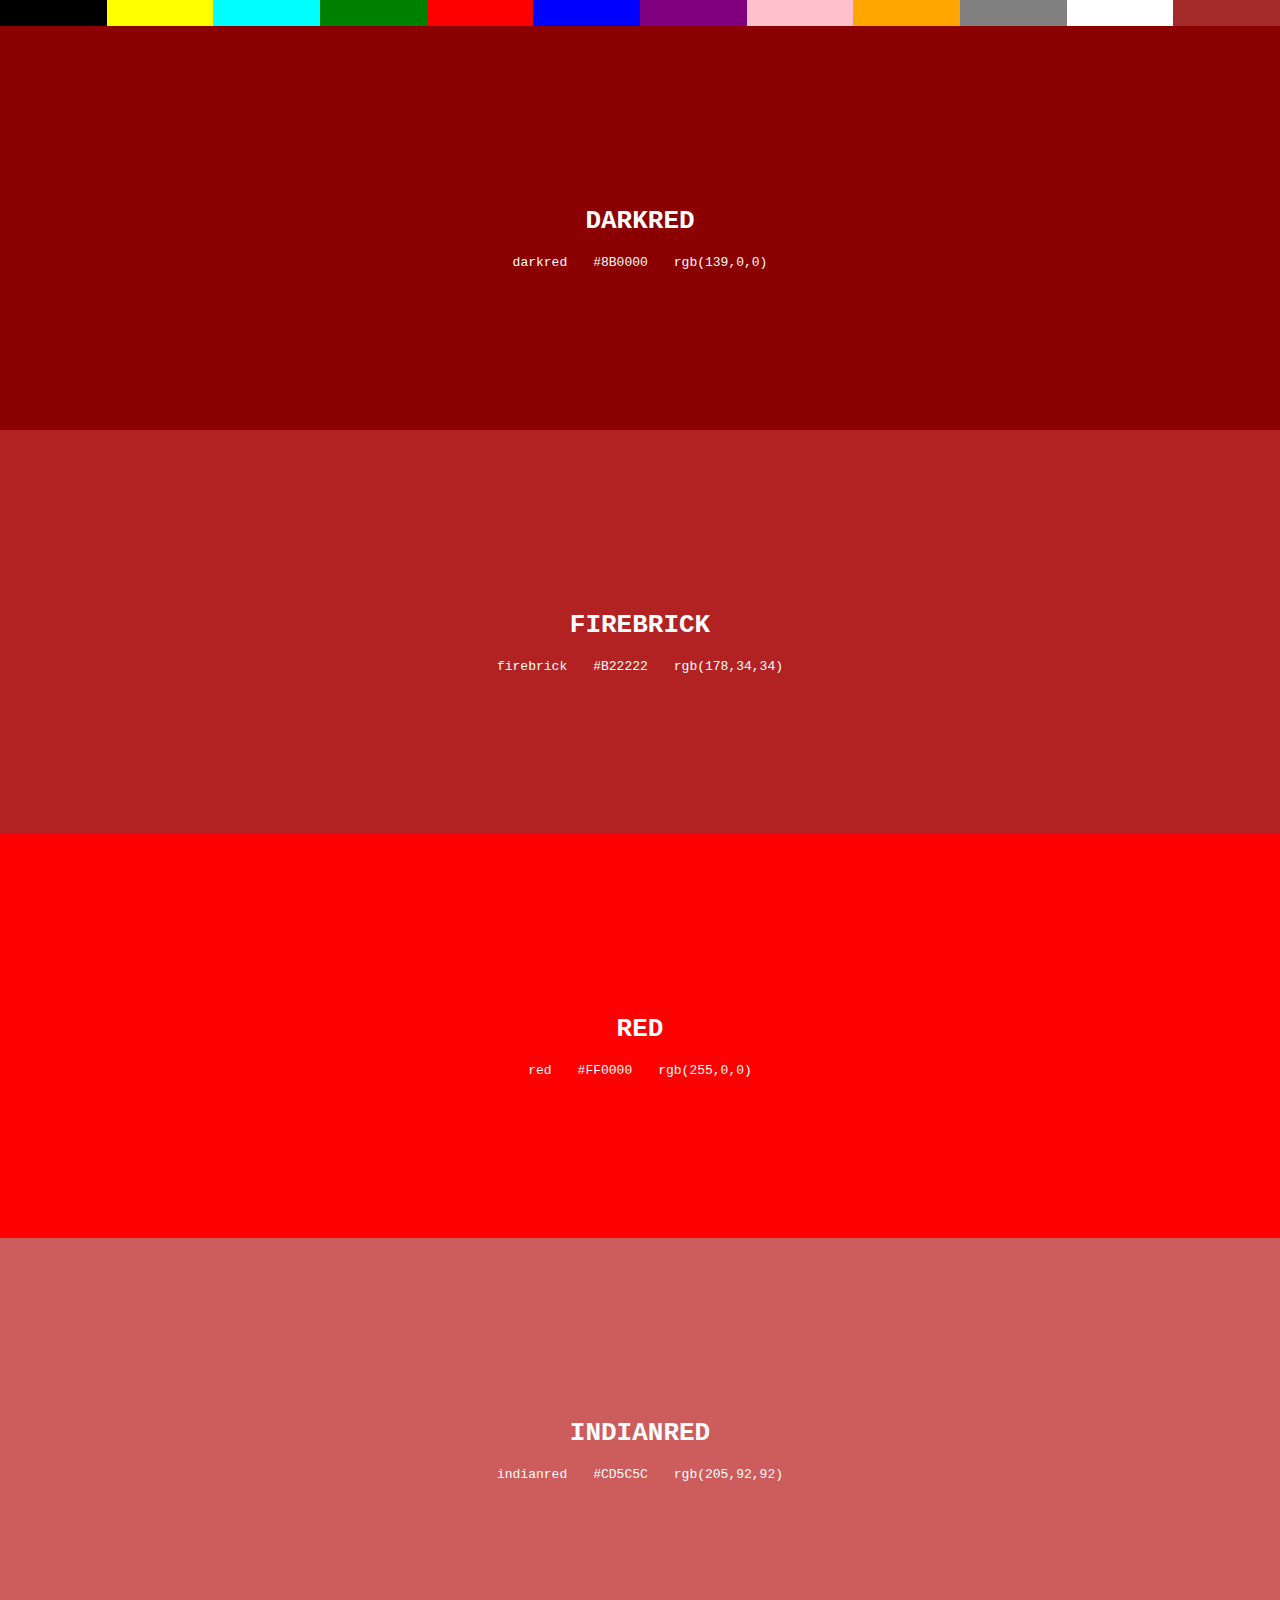
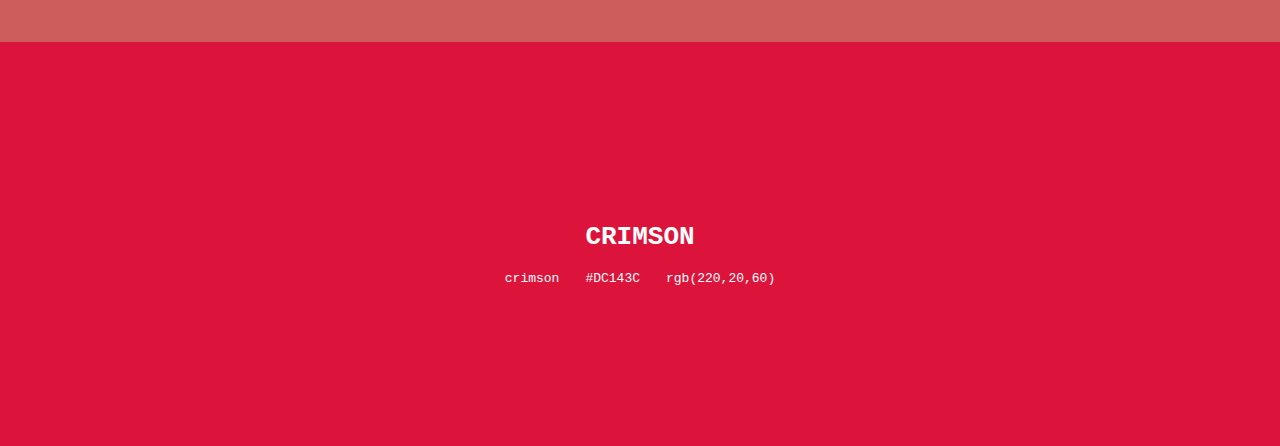
<file: red.html>
<html lang="en">
<head>
    <meta charset="UTF-8">
    <meta http-equiv="X-UA-Compatible" content="IE=edge">
    <meta name="viewport" content="width=device-width, initial-scale=1.0">
    <title>CSS Colours</title>
    <link rel="stylesheet" href="color style.css">
</head>

<body>
    <nav class="ada">
        <ul>
            <li><a href="index.html" title="black"></a></li>
            <li><a href="yellow.html"></a></li>
            <li><a href="cyan.html"></a></li>
            <li><a href="green.html"></a></li>
            <li><a href="red.html"></a></li>
            <li><a href="blue.html"></a></li>
            <li><a href="purple.html"></a></li>
            <li><a href="pink.html"></a></li>
            <li><a href="orange.html"></a></li>
            <li><a href="gray.html"></a></li>
            <li><a href="white.html"></a></li>
            <li><a href="brown.html"></a></li>
        </ul>
    </nav>
    <main>
<ul>
    <li class="mum4  white">
        <h1>DARKRED</h1>
        <ul>
            <li>darkred</li>
            <li>#8B0000</li>
            <li>rgb(139,0,0)</li>
        </ul>
    </li>
    <li class="mum4  white">
        <h1>FIREBRICK</h1>
        <ul>
            <li>firebrick</li>
            <li>#B22222</li>
            <li>rgb(178,34,34)</li>
        </ul>
    </li>
    <li class="mum4  white">
        <h1>RED</h1>
        <ul>
            <li>red</li>
            <li>#FF0000</li>
            <li>rgb(255,0,0)</li>
        </ul>
    </li>
    <li class="mum4  white">
        <h1>INDIANRED</h1>
        <ul>
            <li>indianred</li>
            <li>#CD5C5C</li>
            <li>rgb(205,92,92)</li>
        </ul>
    </li>
    <li class="mum4  white">
        <h1>CRIMSON</h1>
        <ul>
            <li>crimson</li>
            <li>#DC143C</li>
            <li>rgb(220,20,60)</li>
        </ul>
    </li>
    </ul>
</file>
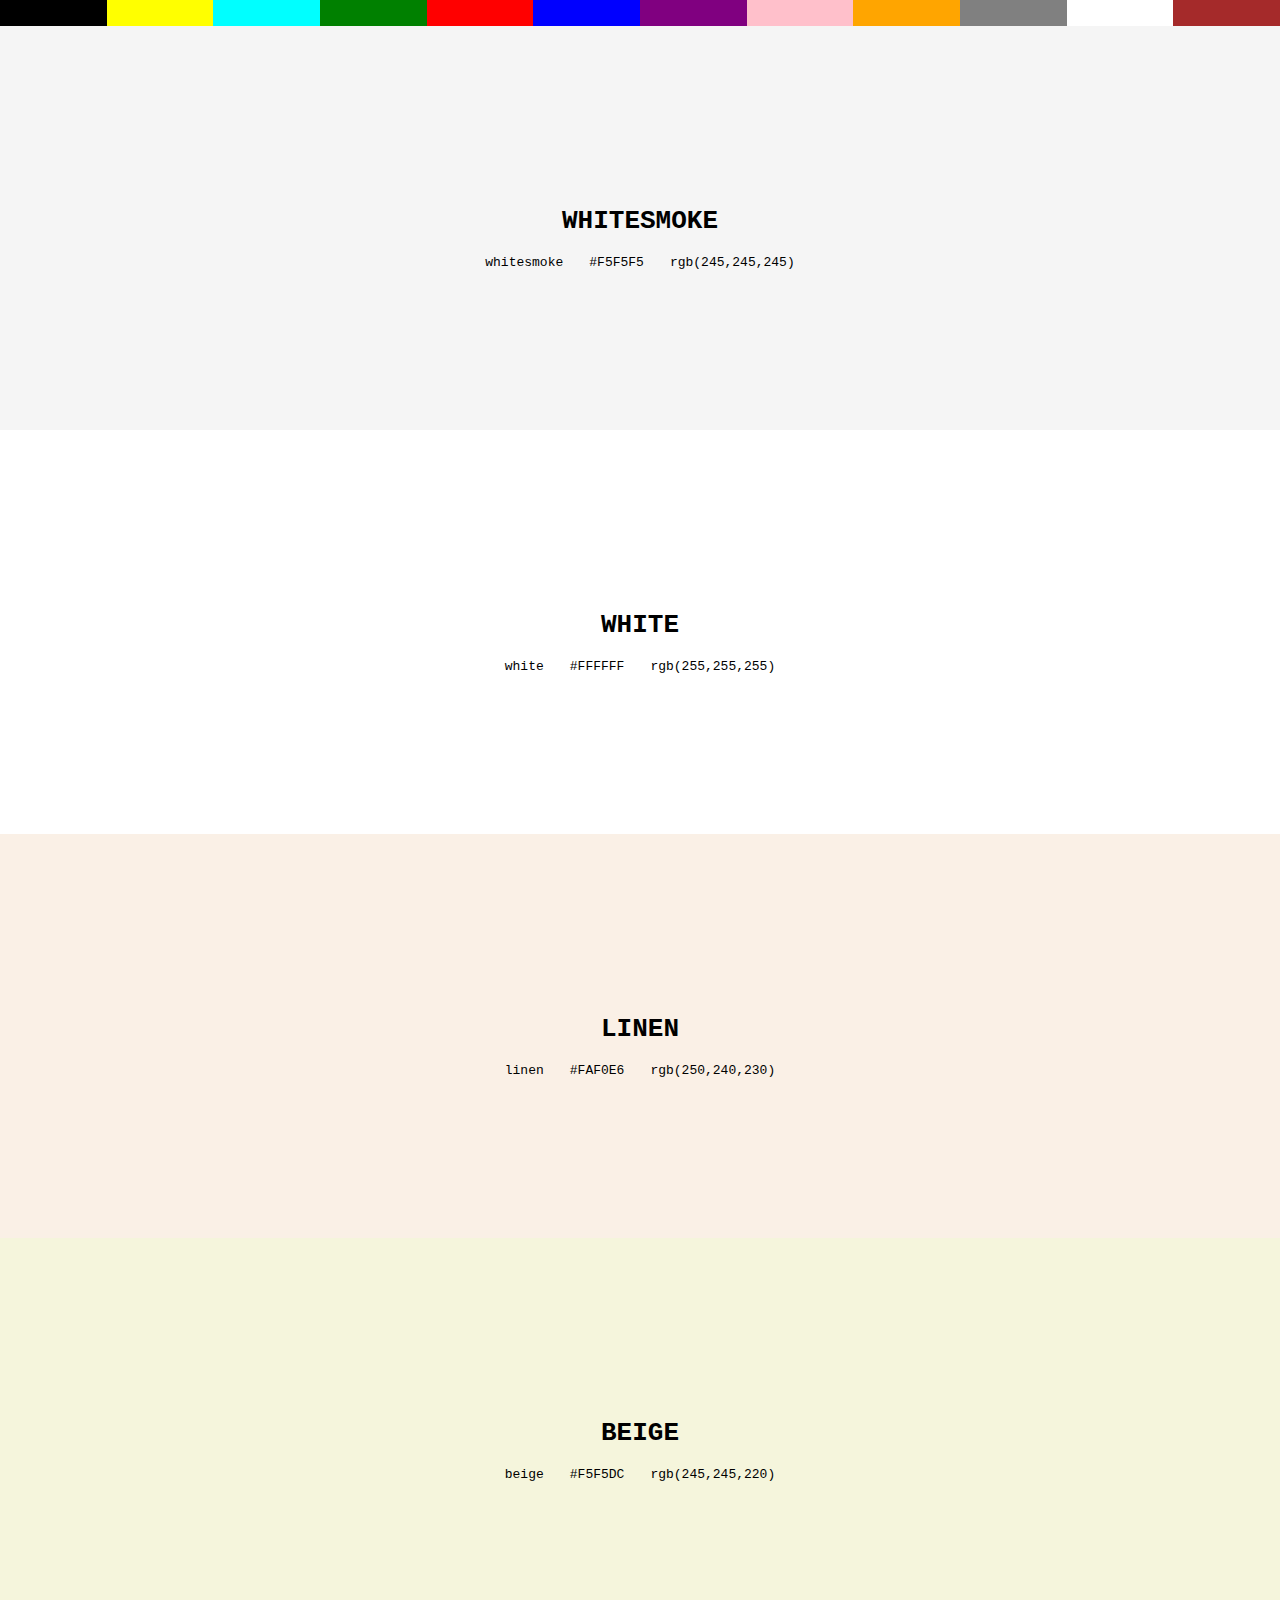
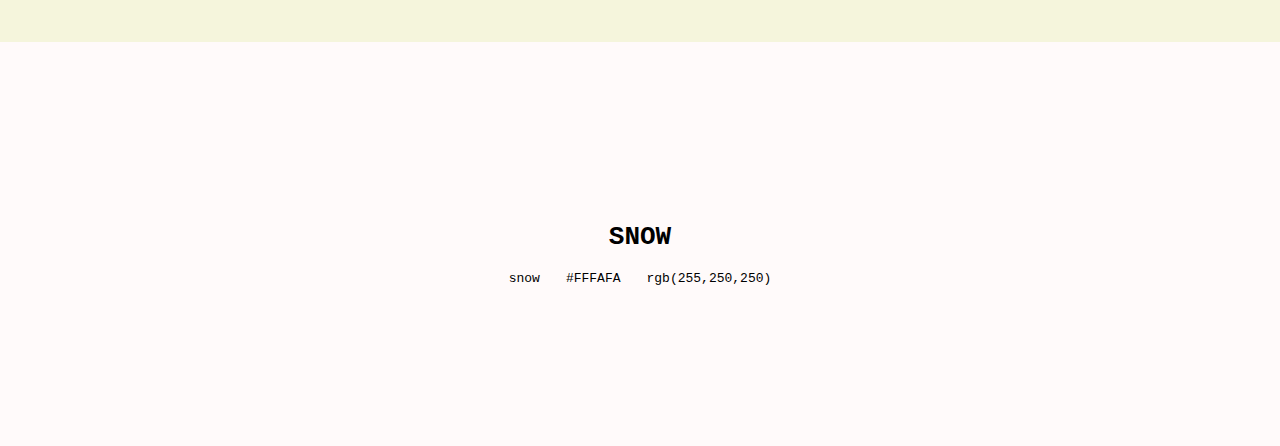
<file: white.html>
<html lang="en">
<head>
    <meta charset="UTF-8">
    <meta http-equiv="X-UA-Compatible" content="IE=edge">
    <meta name="viewport" content="width=device-width, initial-scale=1.0">
    <title>CSS Colours</title>
    <link rel="stylesheet" href="color style.css">
</head>

<body>
    <nav class="ada">
        <ul>
            <li><a href="index.html" title="black"></a></li>
            <li><a href="yellow.html"></a></li>
            <li><a href="cyan.html"></a></li>
            <li><a href="green.html"></a></li>
            <li><a href="red.html"></a></li>
            <li><a href="blue.html"></a></li>
            <li><a href="purple.html"></a></li>
            <li><a href="pink.html"></a></li>
            <li><a href="orange.html"></a></li>
            <li><a href="gray.html"></a></li>
            <li><a href="white.html"></a></li>
            <li><a href="brown.html"></a></li>
        </ul>
    </nav>
    <main>
<ul>
    <li class="mum9  black">
        <h1>WHITESMOKE</h1>
        <ul>
            <li>whitesmoke</li>
            <li>#F5F5F5</li>
            <li>rgb(245,245,245)</li>
        </ul>
    </li>
    <li class="mum9  black">
        <h1>WHITE</h1>
        <ul>
            <li>white</li>
            <li>#FFFFFF</li>
            <li>rgb(255,255,255)</li>
        </ul>
    </li>
    <li class="mum9  black">
        <h1>LINEN</h1>
        <ul>
            <li>linen</li>
            <li>#FAF0E6</li>
            <li>rgb(250,240,230)</li>
        </ul>
    </li>
    <li class="mum9  black">
        <h1>BEIGE</h1>
        <ul>
            <li>beige</li>
            <li>#F5F5DC</li>
            <li>rgb(245,245,220)</li>
        </ul>
    </li>
    <li class="mum9  black">
        <h1>SNOW</h1>
        <ul>
            <li>snow</li>
            <li>#FFFAFA</li>
            <li>rgb(255,250,250)</li>
        </ul>
    </li>
    </ul>
</file>
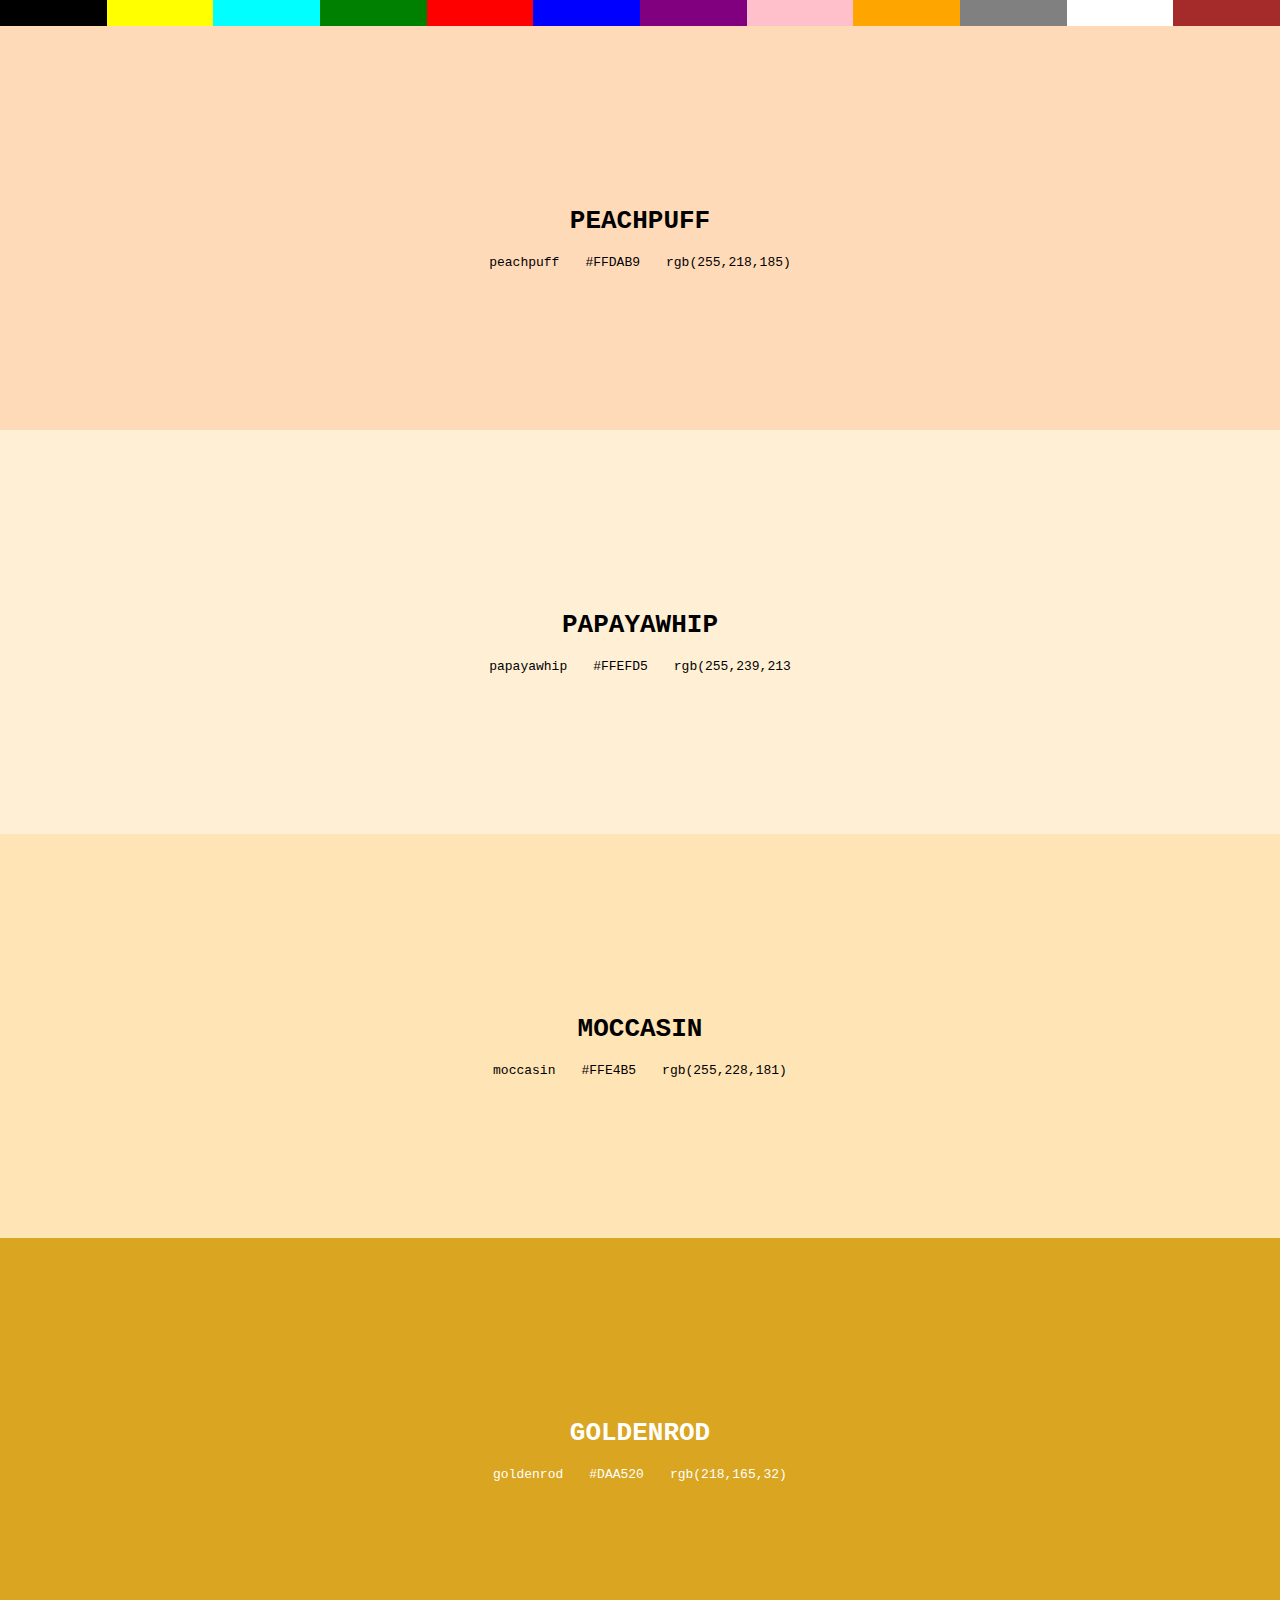
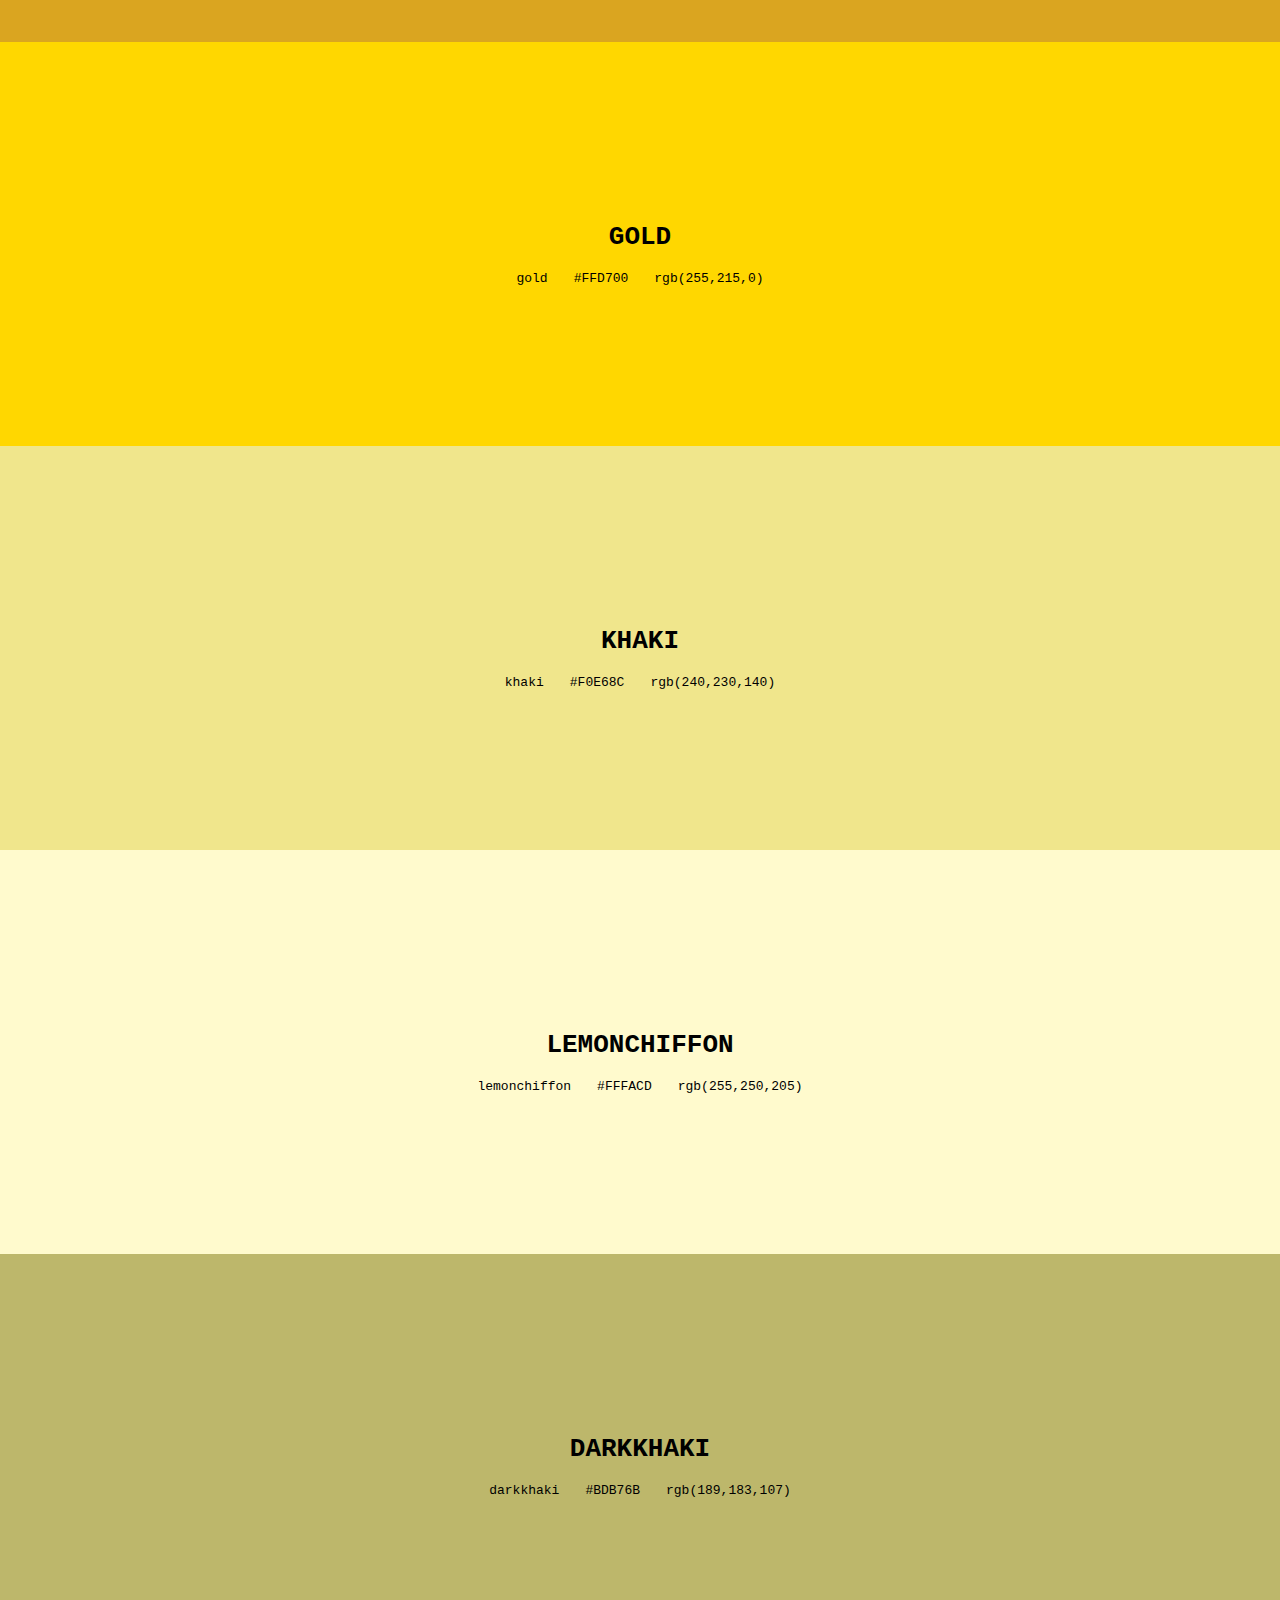
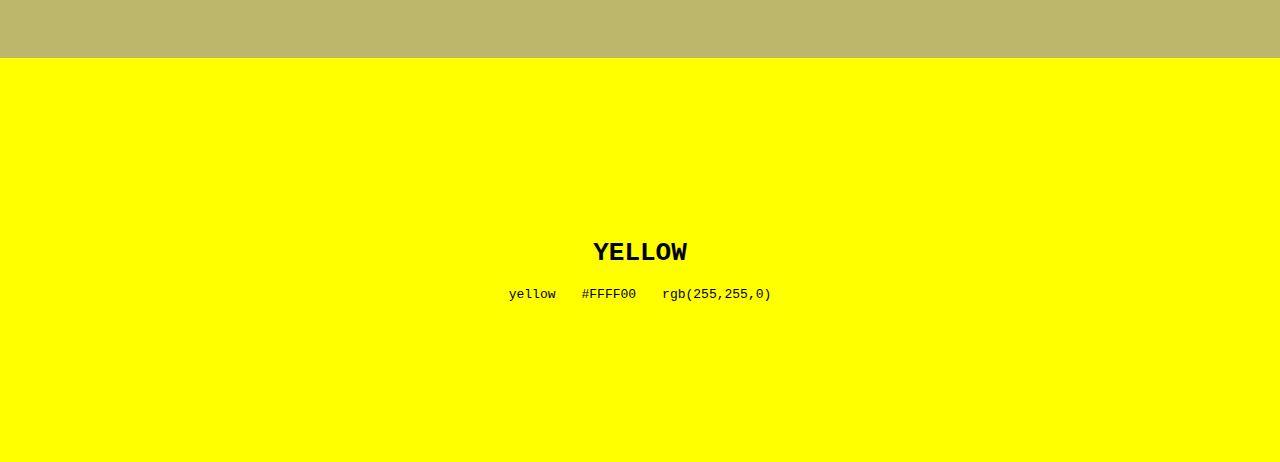
<file: yellow.html>
<html lang="en">
<head>
    <meta charset="UTF-8">
    <meta http-equiv="X-UA-Compatible" content="IE=edge">
    <meta name="viewport" content="width=device-width, initial-scale=1.0">
    <title>CSS Colours</title>
    <link rel="stylesheet" href="color style.css">
</head>

<body>
    <nav class="ada">
        <ul>
            <li><a href="index.html" title="black"></a></li>
            <li><a href="yellow.html"></a></li>
            <li><a href="cyan.html"></a></li>
            <li><a href="green.html"></a></li>
            <li><a href="red.html"></a></li>
            <li><a href="blue.html"></a></li>
            <li><a href="purple.html"></a></li>
            <li><a href="pink.html"></a></li>
            <li><a href="orange.html"></a></li>
            <li><a href="gray.html"></a></li>
            <li><a href="white.html"></a></li>
            <li><a href="brown.html"></a></li>
        </ul>
    </nav>
    <main>
<ul>
    <li class="mum1  black">
        <h1>PEACHPUFF</h1>
        <ul>
            <li>peachpuff</li>
            <li>#FFDAB9</li>
            <li>rgb(255,218,185)</li>
        </ul>
    </li>
    <li class="mum1  black">
        <h1>PAPAYAWHIP</h1>
        <ul>
            <li>papayawhip</li>
            <li>#FFEFD5</li>
            <li>rgb(255,239,213</li>
        </ul>
    </li>
    <li class="mum1  black">
        <h1>MOCCASIN</h1>
        <ul>
            <li>moccasin</li>
            <li>#FFE4B5</li>
            <li>rgb(255,228,181)</li>
        </ul>
    </li>
    <li class="mum1  white">
        <h1>GOLDENROD</h1>
        <ul>
            <li>goldenrod</li>
            <li>#DAA520</li>
            <li>rgb(218,165,32)</li>
        </ul>
    </li>
    <li class="mum1  black">
        <h1>GOLD</h1>
        <ul>
            <li>gold</li>
            <li>#FFD700</li>
            <li>rgb(255,215,0)</li>
        </ul>
    </li>
    <li class="mum1  black">
        <h1>KHAKI</h1>
        <ul>
            <li>khaki</li>
            <li>#F0E68C</li>
            <li>rgb(240,230,140)</li>
        </ul>
    </li><li class="mum1  black">
        <h1>LEMONCHIFFON</h1>
        <ul>
            <li>lemonchiffon</li>
            <li>#FFFACD</li>
            <li>rgb(255,250,205)</li>
        </ul>
    </li>
    <li class="mum1  black">
        <h1>DARKKHAKI</h1>
        <ul>
            <li>darkkhaki</li>
            <li>#BDB76B</li>
            <li>rgb(189,183,107)</li>
        </ul>
    </li>
    <li class="mum1  black">
        <h1>YELLOW</h1>
        <ul>
            <li>yellow</li>
            <li>#FFFF00</li>
            <li>rgb(255,255,0)</li>
        </ul>
    </li>
    </ul>
</file>
<file: color style.css>
*{
    margin: 0;
    padding: 0;
 }
 .ada ul{
    display: flex;
 }
 .ada li{
    list-style: none;
    flex-grow: 1;

 }
 .ada a{
    display: block;
    height: 2rem;
    box-sizing: border-box;
    text-decoration: none;
    line-height: 0;
    text-indent: -9999px;
    -webkit-box-sizing: border-box; 
 }
.ada li:nth-of-type(1) a{
    background: black;
}
.ada li:nth-of-type(2) a{
    background: yellow;
}
.ada li:nth-of-type(3) a{
    background: cyan;
}
.ada li:nth-of-type(4) a{
    background: green;
}
.ada li:nth-of-type(5) a{
    background: red;
}
.ada li:nth-of-type(6) a{
    background: blue;
}
.ada li:nth-of-type(7) a{
    background: purple;
}
.ada li:nth-of-type(8) a{
    background: pink;
}
.ada li:nth-of-type(9) a{
    background: orange;
}
.ada li:nth-of-type(10) a{
    background: gray;
}
.ada li:nth-of-type(11) a{
    background: white;
}
.ada li:nth-of-type(12) a{
    background: brown;
}
html{
    text-align: center;
    font-family: monospace;
}
h1{
    margin: 1.5rem;
}
.mum ul{
    display: flex;
    justify-content: center;
}
.mum ul li{
    margin: 0 1rem;
    list-style: none;
}
.mum{
    padding: 160px 0;
}
.white{
    color: white;
}
.black{
    color: black;
}
.mum:nth-of-type(1){
    background-color: dimgray;
}
.mum:nth-of-type(2):nth-of-type(2){
    background-color: sandybrown;
}
.mum:nth-of-type(3){
    background-color: gainsboro;
}
.mum:nth-of-type(4){
    background-color: cadetblue;
}
.mum:nth-of-type(5){
    background-color: plum;
}
.mum:nth-of-type(6){
    background-color: lightyellow;
}
.mum:nth-of-type(7){
    background-color: lawngreen;
}
.mum:nth-of-type(8){
    background-color: mediumorchid;
}
.mum1{
    padding: 160px 0;
}
.mum1 ul{
    display: flex;
    justify-content: center;
}
.mum1 ul li{
    list-style: none;
    margin: 0 1rem;
}
.mum1:nth-of-type(1){
    background-color: peachpuff;
}
.mum1:nth-of-type(2){
    background-color: papayawhip;
}
.mum1:nth-of-type(3){
    background-color: moccasin;
}
.mum1:nth-of-type(4){
    background-color: goldenrod;
}
.mum1:nth-of-type(5){
    background-color: gold;
}
.mum1:nth-of-type(6){
    background-color: khaki;
}
.mum1:nth-of-type(7){
    background-color: lemonchiffon;
}
.mum1:nth-of-type(8){
    background-color: darkkhaki;
}
.mum1:nth-of-type(9){
    background-color: yellow;
}

.mum2{
    padding: 160px 0;
}
.mum2 ul{
    display: flex;
    justify-content: center;
}
.mum2 ul li{
    list-style: none;
    margin: 0 1rem;
}
.mum2:nth-of-type(1){
    background-color: darkcyan;
}
.mum2:nth-of-type(2){
    background-color: cyan;
}
.mum2:nth-of-type(3){
    background-color: teal;
}
.mum2:nth-of-type(4){
    background-color: lightcyan;
}

.mum3{
    padding: 160px 0;
}
.mum3 ul{
    display: flex;
    justify-content: center;
}
.mum3 ul li{
    list-style: none;
    margin: 0 1rem;
}
.mum3:nth-of-type(1){
    background-color: yellowgreen;
}
.mum3:nth-of-type(2){
    background-color: olive;
}
.mum3:nth-of-type(3){
    background-color: chartreuse;
}
.mum3:nth-of-type(4){
    background-color: darkgreen;
}
.mum3:nth-of-type(5){
    background-color: green;
}

.mum4{
    padding: 160px 0;
}
.mum4 ul{
    display: flex;
    justify-content: center;
}
.mum4 ul li{
    list-style: none;
    margin: 0 1rem;
}
.mum4:nth-of-type(1){
    background-color: darkred;
}
.mum4:nth-of-type(2){
    background-color: firebrick;
}
.mum4:nth-of-type(3){
    background-color: red;
}
.mum4:nth-of-type(4){
    background-color: indianred;
}
.mum4:nth-of-type(5){
    background-color: crimson;
}

.mum5{
    padding: 160px 0;
}
.mum5 ul{
    display: flex;
    justify-content: center;
}
.mum5 ul li{
    list-style: none;
    margin: 0 1rem;
}
.mum5:nth-of-type(1){
    background-color: deepskyblue;
}
.mum5:nth-of-type(2){
    background-color: blue;
}
.mum5:nth-of-type(3){
    background-color: turquoise;
}
.mum5:nth-of-type(4){
    background-color: aqua;
}
.mum5:nth-of-type(5){
    background-color: darkturquoise;
}

.mum6{
    padding: 160px 0;
}
.mum6 ul{
    display: flex;
    justify-content: center;
}
.mum6 ul li{
    list-style: none;
    margin: 0 1rem;
}
.mum6:nth-of-type(1){
    background-color: blueviolet;
}
.mum6:nth-of-type(2){
    background-color: magenta;
}
.mum6:nth-of-type(3){
    background-color: indigo;
}
.mum6:nth-of-type(4){
    background-color: darkorchid;
}
.mum6:nth-of-type(5){
    background-color: slateblue;
}

.mum7{
    padding: 160px 0;
}
.mum7 ul{
    display: flex;
    justify-content: center;
}
.mum7 ul li{
    list-style: none;
    margin: 0 1rem;
}
.mum7:nth-of-type(1){
    background-color: mediumvioletred;
}
.mum7:nth-of-type(2){
    background-color: deeppink;
}
.mum7:nth-of-type(3){
    background-color: hotpink;
}
.mum7:nth-of-type(4){
    background-color: pink;
}
.mum7:nth-of-type(5){
    background-color: lightpink;
}

.mum8{
    padding: 160px 0;
}
.mum8 ul{
    display: flex;
    justify-content: center;
}
.mum8 ul li{
    list-style: none;
    margin: 0 1rem;
}
.mum8:nth-of-type(1){
    background-color: tomato;
}
.mum8:nth-of-type(2){
    background-color: orangered;
}
.mum8:nth-of-type(3){
    background-color: coral;
}
.mum8:nth-of-type(4){
    background-color: darkorange;
}
.mum8:nth-of-type(5){
    background-color: orange;
}

.mum9{
    padding: 160px 0;
}
.mum9 ul{
    display: flex;
    justify-content: center;
}
.mum9 ul li{
    list-style: none;
    margin: 0 1rem;
}
.mum9:nth-of-type(1){
    background-color: whitesmoke;
}
.mum9:nth-of-type(2){
    background-color: white;
}
.mum9:nth-of-type(3){
    background-color: linen;
}
.mum9:nth-of-type(4){
    background-color: beige;
}
.mum9:nth-of-type(5){
    background-color: snow;
}

.mum10{
    padding: 160px 0;
}
.mum10 ul{
    display: flex;
    justify-content: center;
}
.mum10 ul li{
    list-style: none;
    margin: 0 1rem;
}
.mum10:nth-of-type(1){
    background-color: lightgray;
}
.mum10:nth-of-type(2){
    background-color: slategrey;
}
.mum10:nth-of-type(3){
    background-color: grey;
}
.mum10:nth-of-type(4){
    background-color: black;
}
.mum10:nth-of-type(5){
    background-color: darkgrey;
}

.mum11{
    padding: 160px 0;
}
.mum11 ul{
    display: flex;
    justify-content: center;
}
.mum11 ul li{
    list-style: none;
    margin: 0 1rem;
}
.mum11:nth-of-type(1){
    background-color: brown;
}
.mum11:nth-of-type(2){
    background-color: sienna;
}
.mum11:nth-of-type(3){
    background-color: chocolate;
}
.mum11:nth-of-type(4){
    background-color: peru;
}
.mum11:nth-of-type(5){
    background-color: burlywood;
}
</file>
